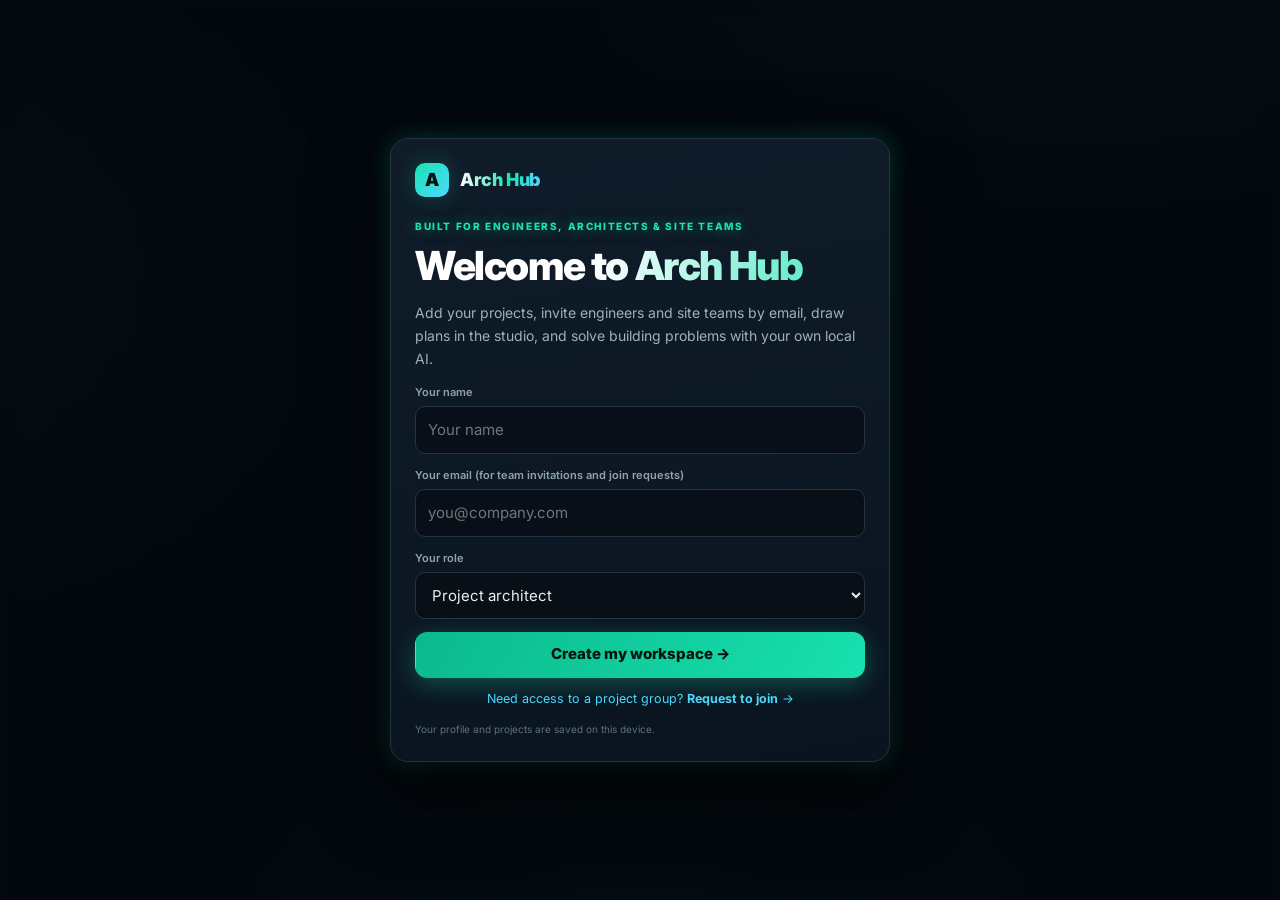
<file: index.html>
<!doctype html><html lang="en"><head><meta charset="utf-8"><meta name="viewport" content="width=device-width,initial-scale=1"><title>Arch Hub — Project workspace for architecture and engineering teams</title><meta name="description" content="Arch Hub gives engineering and architecture teams one place for projects, drawings, site updates, RFIs, email invitations, plan drawing and a local AI assistant."><meta name="theme-color" content="#070d14"><link rel="icon" href="data:image/svg+xml,%3Csvg xmlns='http://www.w3.org/2000/svg' viewBox='0 0 32 32'%3E%3Crect width='32' height='32' rx='8' fill='%2319e3b1'/%3E%3Ctext x='16' y='22' font-family='sans-serif' font-size='17' font-weight='bold' text-anchor='middle' fill='%23071410'%3EA%3C/text%3E%3C/svg%3E"><meta property="og:type" content="website"><meta property="og:site_name" content="Arch Hub"><meta property="og:title" content="Arch Hub — Project workspace for architecture and engineering teams"><meta property="og:description" content="One place for projects, drawings, site updates, RFIs, team invitations, plan drawing and a local AI assistant."><meta name="twitter:card" content="summary"><script type="application/ld+json">{"@context":"https://schema.org","@graph":[{"@type":"WebSite","url":"https://umg522.github.io/Arch-Hub/","name":"Arch Hub","description":"Project workspace for architecture and engineering teams.","inLanguage":"en"},{"@type":"WebApplication","name":"Arch Hub","url":"https://umg522.github.io/Arch-Hub/","applicationCategory":"BusinessApplication","operatingSystem":"Any web browser","description":"Projects, drawings, RFIs, site updates, plan design studio and a locally-run AI assistant for architecture and engineering teams.","featureList":["Project desk","Drawing register","Site updates","RFI and issue tracking","Design studio plan editor","Team invitations","Local AI assistant"]}]}</script><link rel="canonical" href="https://umg522.github.io/Arch-Hub/"><meta property="og:url" content="https://umg522.github.io/Arch-Hub/"><link rel="preconnect" href="https://fonts.googleapis.com"><link href="https://fonts.googleapis.com/css2?family=Inter:wght@400;600;700;800;900&display=swap" rel="stylesheet"><style>
/* ============ ARCH HUB — mad midnight blueprint theme ============ */
:root{
  --ink:#e8f1f2;--muted:#8fa3ab;--line:#223441;--bg:#070d14;--bg2:#0b1420;
  --green:#19e3b1;--green-deep:#0bb98c;--pale:#0e2a2b;--amber:#ffb347;--red:#ff6b81;
  --cyan:#4dd8ff;--violet:#8b7dff;
  --glass:rgba(16,28,40,.72);--glass2:rgba(20,34,48,.55);
  --glow:0 0 24px rgba(25,227,177,.22);
}
*{box-sizing:border-box}
html{color-scheme:dark}
body{
  margin:0;background:var(--bg);font:14px/1.5 "Inter",system-ui,"Segoe UI",sans-serif;color:var(--ink);
  background-image:
    radial-gradient(900px 500px at 85% -10%,rgba(75,216,255,.10),transparent 60%),
    radial-gradient(800px 600px at -10% 30%,rgba(139,125,255,.09),transparent 60%),
    radial-gradient(700px 500px at 50% 110%,rgba(25,227,177,.07),transparent 60%),
    linear-gradient(rgba(60,110,140,.05) 1px,transparent 1px),
    linear-gradient(90deg,rgba(60,110,140,.05) 1px,transparent 1px);
  background-size:auto,auto,auto,44px 44px,44px 44px;background-attachment:fixed;
}
button,input,select,textarea{font:inherit}
button{cursor:pointer}
::selection{background:rgba(25,227,177,.3)}
::-webkit-scrollbar{width:10px;height:10px}
::-webkit-scrollbar-thumb{background:#1c2c3a;border-radius:8px}
::-webkit-scrollbar-track{background:transparent}

@keyframes fadeUp{from{opacity:0;transform:translateY(14px)}to{opacity:1;transform:none}}
@keyframes glowPulse{0%,100%{box-shadow:0 0 0 0 rgba(25,227,177,.5)}50%{box-shadow:0 0 0 6px rgba(25,227,177,0)}}
@keyframes shimmer{0%{background-position:0% 50%}100%{background-position:200% 50%}}
@keyframes floaty{0%,100%{transform:translateY(0)}50%{transform:translateY(-7px)}}
@keyframes barGrow{from{width:0}}
@keyframes spinIn{from{opacity:0;transform:scale(.96) rotate(-1deg)}to{opacity:1;transform:none}}

/* ---------- layout ---------- */
.app{display:grid;grid-template-columns:240px 1fr;min-height:100vh;animation:fadeUp .5s ease both}
.side{
  background:linear-gradient(180deg,rgba(12,22,33,.9),rgba(8,14,22,.95));
  border-right:1px solid var(--line);padding:22px 14px;display:flex;flex-direction:column;
  position:sticky;top:0;height:100vh;overflow:auto;backdrop-filter:blur(10px);
}
.brand{display:flex;gap:11px;align-items:center;font-weight:850;font-size:18px;padding:3px 9px 26px;letter-spacing:-.4px}
.brand span{background:linear-gradient(90deg,#fff,var(--green) 60%,var(--cyan));-webkit-background-clip:text;background-clip:text;-webkit-text-fill-color:transparent}
.logo{
  width:34px;height:34px;border-radius:10px;color:#04120d;display:grid;place-items:center;font-weight:900;
  background:linear-gradient(135deg,var(--green),var(--cyan));box-shadow:var(--glow);animation:floaty 5s ease-in-out infinite
}
.label{font-size:10px;text-transform:uppercase;letter-spacing:1.4px;color:#5f7585;padding:12px 10px 7px;font-weight:700}
.nav{
  display:flex;gap:11px;align-items:center;padding:10px 11px;border-radius:11px;color:#9db2bd;
  margin:2px 0;border:1px solid transparent;background:transparent;text-align:left;width:100%;
  transition:.22s;font-weight:600;position:relative;
}
.nav:hover{background:rgba(25,227,177,.07);color:var(--ink);border-color:rgba(25,227,177,.18);transform:translateX(3px)}
.nav.active{
  background:linear-gradient(90deg,rgba(25,227,177,.16),rgba(75,216,255,.08));
  color:var(--green);font-weight:750;border-color:rgba(25,227,177,.32);box-shadow:inset 0 0 20px rgba(25,227,177,.06),0 0 18px rgba(25,227,177,.10);
}
.nav.active::before{content:"";position:absolute;left:-14px;top:22%;bottom:22%;width:3px;border-radius:4px;background:linear-gradient(var(--green),var(--cyan));box-shadow:var(--glow)}
.ico{width:19px;text-align:center;font-size:14px;filter:drop-shadow(0 0 6px rgba(25,227,177,.35))}
.project-mini{
  margin:10px 7px;padding:13px;border:1px solid var(--line);border-radius:12px;font-size:12px;color:#8fa3ab;cursor:pointer;
  background:linear-gradient(160deg,rgba(25,227,177,.06),rgba(75,216,255,.04));transition:.25s;
}
.project-mini:hover{border-color:rgba(25,227,177,.4);transform:translateY(-2px);box-shadow:0 10px 26px rgba(0,0,0,.35)}
.project-mini strong{color:var(--ink)}
.avatar{margin-top:auto;border-top:1px solid var(--line);padding:17px 7px 0;display:flex;gap:10px;align-items:center;cursor:pointer;transition:.2s}
.avatar:hover{transform:translateY(-2px)}
.face{
  width:33px;height:33px;border-radius:50%;display:grid;place-items:center;font-size:11px;font-weight:800;flex:none;
  background:linear-gradient(135deg,#1b3a4a,#123f36);color:var(--green);border:1px solid rgba(25,227,177,.35);box-shadow:var(--glow)
}

/* ---------- main ---------- */
.main{max-width:1500px;width:100%;margin:auto;padding:28px 40px 60px}
.top{display:flex;justify-content:space-between;align-items:center;margin-bottom:26px}
.crumb,.small{color:var(--muted);font-size:11px}
.user,.actions,.toolbar{display:flex;gap:10px;align-items:center}
.wrap{color:var(--muted);font-size:11px}
.dot{display:inline-block;width:8px;height:8px;border-radius:50%;background:var(--green);margin-right:6px;animation:glowPulse 2.4s infinite}
.title-row{display:flex;justify-content:space-between;align-items:flex-end;margin-bottom:24px;gap:14px}
.eyebrow{font-size:10px;font-weight:800;color:var(--green);letter-spacing:1.6px;text-transform:uppercase;text-shadow:0 0 14px rgba(25,227,177,.5)}
h1{
  font-size:34px;letter-spacing:-1.4px;line-height:1.08;margin:8px 0 6px;font-weight:850;
  background:linear-gradient(100deg,#ffffff 20%,var(--green) 55%,var(--cyan) 85%);
  -webkit-background-clip:text;background-clip:text;-webkit-text-fill-color:transparent;
}
.sub{color:var(--muted);font-size:13px}

/* ---------- buttons ---------- */
.btn{
  border:1px solid var(--line);background:rgba(20,32,45,.7);padding:9px 15px;border-radius:10px;color:var(--ink);
  font-weight:650;transition:.22s;backdrop-filter:blur(6px);
}
.btn:hover{border-color:rgba(25,227,177,.45);transform:translateY(-2px);box-shadow:0 8px 22px rgba(0,0,0,.4)}
.btn.primary{
  background:linear-gradient(120deg,var(--green-deep),var(--green) 55%,var(--cyan));color:#03130e;border-color:transparent;
  font-weight:800;box-shadow:0 6px 24px rgba(25,227,177,.30);background-size:200% 100%;
}
.btn.primary:hover{box-shadow:0 10px 34px rgba(25,227,177,.5);animation:shimmer 1.4s linear infinite}
.btn.danger{color:var(--red);border-color:rgba(255,107,129,.3)}
.btn.danger:hover{border-color:var(--red);box-shadow:0 0 18px rgba(255,107,129,.25)}

/* ---------- cards / panels ---------- */
.card,.panel,.projcard{
  background:linear-gradient(165deg,var(--glass),var(--glass2));
  border:1px solid var(--line);border-radius:16px;backdrop-filter:blur(12px);
  box-shadow:0 14px 40px rgba(0,0,0,.35);
}
.row{display:grid;grid-template-columns:repeat(4,1fr);gap:14px;margin-bottom:18px}
.card{
  padding:17px;position:relative;overflow:hidden;transition:.25s;animation:fadeUp .5s ease both;
}
.card:nth-child(2){animation-delay:.06s}.card:nth-child(3){animation-delay:.12s}.card:nth-child(4){animation-delay:.18s}
.card::after{content:"";position:absolute;inset:0 0 auto 0;height:2px;background:linear-gradient(90deg,transparent,var(--green),var(--cyan),transparent);opacity:.55}
.card:hover{transform:translateY(-4px);border-color:rgba(25,227,177,.35);box-shadow:0 18px 44px rgba(0,0,0,.5),var(--glow)}
.metric-label{font-size:11.5px;color:var(--muted);display:flex;justify-content:space-between;letter-spacing:.2px}
.metric{font-size:30px;font-weight:850;letter-spacing:-1.2px;margin:10px 0 2px;background:linear-gradient(120deg,#fff,var(--green));-webkit-background-clip:text;background-clip:text;-webkit-text-fill-color:transparent}
.metric.alert{background:linear-gradient(120deg,#fff,var(--amber));-webkit-background-clip:text;background-clip:text;-webkit-text-fill-color:transparent}
.note{font-size:11px;color:var(--muted)}
.content{display:grid;grid-template-columns:minmax(0,1.55fr) minmax(270px,.85fr);gap:16px}
.content>section>div,.panel{animation:fadeUp .5s ease both}
.panel{overflow:hidden;margin-bottom:16px}
.panel-head{display:flex;justify-content:space-between;align-items:center;padding:16px 18px;border-bottom:1px solid var(--line);gap:10px}
h2{font-size:14px;margin:0;font-weight:750;letter-spacing:-.2px}
.link{border:0;background:none;color:var(--green);font-size:12px;font-weight:750;transition:.2s;text-shadow:0 0 12px rgba(25,227,177,.35)}
.link:hover{color:var(--cyan);text-shadow:0 0 14px rgba(75,216,255,.5)}

/* ---------- lists ---------- */
.issue{display:grid;grid-template-columns:1fr auto;gap:12px;padding:15px 18px;border-bottom:1px solid #16232f;cursor:pointer;transition:.2s}
.issue:hover,.listrow:hover{background:rgba(25,227,177,.05)}
.issue-title{font-weight:700;font-size:12.5px;margin-bottom:4px}
.meta{font-size:11px;color:var(--muted)}
.pill{font-size:10px;font-weight:800;padding:5px 9px;border-radius:20px;white-space:nowrap;background:rgba(255,179,71,.12);color:var(--amber);border:1px solid rgba(255,179,71,.3);height:max-content}
.pill.red{background:rgba(255,107,129,.12);color:var(--red);border-color:rgba(255,107,129,.35);animation:glowPulse 3s infinite}
.pill.green{background:rgba(25,227,177,.12);color:var(--green);border-color:rgba(25,227,177,.35)}
.pill.amber{background:rgba(255,179,71,.14);color:var(--amber);border:1px solid rgba(255,179,71,.34)}
.note-box .pill{display:inline-block;margin:6px 6px 6px 0}
.pill.gray{background:rgba(143,163,171,.12);color:#a9bcc4;border-color:rgba(143,163,171,.3)}
.update{padding:14px 18px;display:grid;grid-template-columns:30px 1fr;gap:11px;border-bottom:1px solid #16232f;transition:.2s}
.update:hover{background:rgba(75,216,255,.04)}
.update:last-child{border:0}
.uicon{width:29px;height:29px;border-radius:9px;display:grid;place-items:center;color:var(--green);font-size:12px;font-weight:800;background:linear-gradient(140deg,rgba(25,227,177,.14),rgba(75,216,255,.10));border:1px solid rgba(25,227,177,.25)}
.update strong{font-size:12.5px}
.update p{font-size:11.5px;color:var(--muted);margin:3px 0}
.update time{font-size:10px;color:#6c828d}
.drawing{padding:14px 18px;display:flex;align-items:center;gap:12px;border-bottom:1px solid #16232f;transition:.2s}
.drawing:hover{background:rgba(25,227,177,.05)}
.file{width:38px;height:42px;border:1px solid rgba(255,107,129,.35);border-radius:9px;display:grid;place-items:center;color:var(--red);font-size:9px;font-weight:800;background:rgba(255,107,129,.07);box-shadow:0 0 14px rgba(255,107,129,.12)}
.tag{font-size:10px;background:rgba(75,216,255,.1);border:1px solid rgba(75,216,255,.25);border-radius:6px;padding:4px 7px;color:var(--cyan);font-weight:700}

/* ---------- forms / tables ---------- */
.search,.select{border:1px solid var(--line);border-radius:10px;padding:9px 12px;background:rgba(13,22,32,.8);color:var(--ink);transition:.2s}
.search:focus,.select:focus{outline:none;border-color:rgba(25,227,177,.5);box-shadow:0 0 0 3px rgba(25,227,177,.12)}
.search{min-width:220px}
.table{width:100%;border-collapse:collapse}
.table th{text-align:left;font-size:10px;text-transform:uppercase;letter-spacing:.8px;color:#6c828d;padding:12px 15px;border-bottom:1px solid var(--line);background:rgba(10,18,27,.6)}
.table td{padding:14px 15px;border-bottom:1px solid #14202b;font-size:12px}
.listrow{cursor:pointer}
.projectgrid{display:grid;grid-template-columns:repeat(3,minmax(0,1fr));gap:15px}
.projcard{padding:19px;cursor:pointer;transition:.28s;animation:fadeUp .5s ease both;position:relative;overflow:hidden}
.projcard::before{content:"";position:absolute;top:0;left:0;right:0;height:2px;background:linear-gradient(90deg,var(--green),var(--cyan),var(--violet));opacity:.6}
.projcard:hover{transform:translateY(-5px);border-color:rgba(25,227,177,.4);box-shadow:0 22px 50px rgba(0,0,0,.55),var(--glow)}
.projname{font-weight:800;font-size:16px;margin:13px 0 4px;letter-spacing:-.4px}
.progress{height:7px;background:#15222e;border-radius:8px;margin:14px 0 6px;overflow:hidden}
.progress i{height:100%;display:block;background:linear-gradient(90deg,var(--green),var(--cyan));border-radius:8px;box-shadow:0 0 12px rgba(25,227,177,.5);animation:barGrow 1.1s cubic-bezier(.2,.9,.3,1) both}
.teamrow{display:flex;align-items:center;gap:10px}
.foot{font-size:10px;color:#5b7181;margin-top:14px}
.empty{text-align:center;padding:32px;color:var(--muted)}
.note-box{padding:14px;background:rgba(75,216,255,.06);border:1px solid rgba(75,216,255,.18);border-radius:11px;color:#9db2bd;font-size:11.5px;margin:14px 0}
.note-box b{color:var(--cyan)}
input[type=file]{color:var(--muted)}

/* ---------- modal / welcome ---------- */
.modal-bg,.welcome{display:none;position:fixed;inset:0;background:rgba(3,8,13,.78);backdrop-filter:blur(8px);align-items:center;justify-content:center;padding:18px;z-index:5}
.modal-bg.show,.welcome.show{display:flex}
.modal,.welcome-card{
  background:linear-gradient(170deg,#101c29,#0a1420);border:1px solid var(--line);border-radius:18px;padding:24px;
  width:min(480px,100%);box-shadow:0 30px 80px rgba(0,0,0,.7),var(--glow);max-height:90vh;overflow:auto;animation:spinIn .35s ease both;
}
.modal h2{font-size:17px;margin-bottom:14px}
.field{margin:13px 0}
.field label{display:block;font-size:11px;color:var(--muted);margin-bottom:5px;font-weight:600}
.field input,.field select,.field textarea{width:100%;border:1px solid var(--line);border-radius:10px;padding:10px;font:inherit;background:rgba(8,15,23,.9);color:var(--ink);transition:.2s}
.field input:focus,.field select:focus,.field textarea:focus{outline:none;border-color:rgba(25,227,177,.55);box-shadow:0 0 0 3px rgba(25,227,177,.12)}
.modal-actions{display:flex;justify-content:space-between;gap:8px;margin-top:18px}
.toast{
  position:fixed;bottom:22px;left:50%;transform:translateX(-50%);
  background:linear-gradient(120deg,#0bb98c,#19e3b1);color:#03130e;padding:12px 18px;border-radius:12px;
  font-weight:800;display:none;z-index:9;box-shadow:0 10px 34px rgba(25,227,177,.4);animation:fadeUp .3s ease
}
.toast.show{display:block}
.setting{display:flex;justify-content:space-between;align-items:center;padding:15px 18px;border-bottom:1px solid #16232f}
.toggle{accent-color:var(--green)}

/* welcome hero flair */
.welcome-card{text-align:left;width:min(500px,100%)}
.welcome-card h1{font-size:40px;margin:10px 0 8px;animation:shimmer 3s linear infinite;background-size:200% 100%}
.welcome .eyebrow{margin-top:4px}
.welcome-card .btn.primary{height:46px;font-size:15px;border-radius:12px}

/* ---------- responsive ---------- */
@media(max-width:950px){.main{padding:22px}.projectgrid{grid-template-columns:repeat(2,1fr)}.row{grid-template-columns:repeat(2,1fr)}}
@media(max-width:760px){
  .app{grid-template-columns:62px 1fr}.side{padding:17px 8px}
  .brand{padding:3px 8px 24px}.brand span{display:none}
  .brandname,.nav span:not(.ico),.label,.project-mini,.avatar>div:not(.face){display:none}
  .nav{justify-content:center}.content{grid-template-columns:1fr}
  .main{padding:17px}.row{grid-template-columns:repeat(2,1fr)}h1{font-size:26px}
}
@media(max-width:540px){
  .app{display:block}.side{display:none}.main{padding:14px}
  .title-row{align-items:flex-start;flex-direction:column}.projectgrid{grid-template-columns:1fr}
  .toolbar{flex-wrap:wrap}.search{min-width:100%}
  .table{min-width:600px}.table-wrap{overflow:auto}.crumb{display:none}
}

/* ============ polish: studio, invitations, empty states ============ */
.link.danger{color:var(--red)}
.link.danger:hover{color:#ff9aa8;text-shadow:0 0 14px rgba(255,107,129,.45)}
.actions .link+.link{margin-left:12px}
#plan{box-shadow:inset 0 0 70px rgba(0,0,0,.55);border-radius:12px}
.table input.search{min-width:0;width:100%;max-width:260px;padding:7px 10px;font-size:12px}
input[type=checkbox]{accent-color:var(--green);width:15px;height:15px}
.empty .btn{margin-top:12px}
.empty{padding:38px 24px}
.welcome-card .sub{font-size:14px;line-height:1.65;color:#9db2bd}
.welcome-card .field input,.welcome-card .field select{padding:12px;font-size:15px}
.modal .note-box{font-family:ui-monospace,Consolas,monospace;line-height:1.65;font-size:11px;white-space:pre-wrap;word-break:break-word}
.toolbar .select{min-width:130px}
.side::-webkit-scrollbar{width:5px}
.side::-webkit-scrollbar-thumb{background:#1c2c3a}
.pill.sent{background:rgba(75,216,255,.12);color:var(--cyan);border-color:rgba(75,216,255,.35);animation:none}
.card,.panel,.projcard{transition:transform .25s,border-color .25s,box-shadow .25s}
h1{animation:fadeUp .45s ease both}
.title-row .actions .btn{animation:fadeUp .5s ease both}

</style></head><body><div id="root"></div><div class="modal-bg" id="modalbg" onclick="if(event.target===this)closeModal()"><div class="modal" id="modal"></div></div><div class="toast" id="toast"></div><div class="welcome" id="welcome"><div class="welcome-card"><div class="brand" style="padding:0 0 18px"><div class="logo">A</div><span>Arch Hub</span></div><div class="eyebrow">Built for engineers, architects &amp; site teams</div><h1>Welcome to Arch Hub</h1><p class="sub">Add your projects, invite engineers and site teams by email, draw plans in the studio, and solve building problems with your own local AI.</p><div class="field"><label>Your name</label><input id="loginName" placeholder="Your name"></div><div class="field"><label>Your email (for team invitations and join requests)</label><input id="loginEmail" type="email" placeholder="you@company.com"></div><div class="field"><label>Your role</label><select id="loginRole"><option>Project architect</option><option>Civil engineer</option><option>Structural engineer</option><option>Site lead</option><option>Project manager</option><option>Client</option></select></div><button class="btn primary" style="width:100%" onclick="startWorkspace()">Create my workspace →</button><a href="join.html" style="display:block;text-align:center;margin-top:12px;color:#4dd8ff;font-size:12.5px;text-decoration:none">Need access to a project group? <b>Request to join</b> &rarr;</a><div class="foot">Your profile and projects are saved on this device.</div></div></div>
<script>

const seed={user:{name:'You',role:'Project architect',email:''},projects:[],issues:[],updates:[],drawings:[],designs:[],team:[],joinRequests:[],settings:{notifications:true,compact:false},notifications:[]};
let db=read(),page='start',activeProject='',query='',filter='All statuses';db.notifications=db.notifications||[];db.designs=db.designs||[];db.projects=db.projects||[];db.team=db.team||[];db.issues=db.issues||[];db.drawings=db.drawings||[];db.updates=db.updates||[];db.joinRequests=db.joinRequests||[];function read(){try{return JSON.parse(localStorage.getItem('archHubWorkspace'))||structuredClone(seed)}catch(e){return structuredClone(seed)}}function save(){localStorage.setItem('archHubWorkspace',JSON.stringify(db))}function esc(s=''){return String(s).replace(/[&<>"']/g,c=>({'&':'&amp;','<':'&lt;','>':'&gt;','"':'&quot;',"'":'&#39;'}[c]))}function project(id){return db.projects.find(p=>p.id===id)||db.projects[0]||{id:'',name:'No projects yet',phase:'Add your first project to begin',address:'',type:'',progress:0,lead:'',updated:''}}function needProject(){if(db.projects.length)return true;toast('Create your first project');setPage('start');return false}function initials(n){return n.split(/\s+/).map(x=>x[0]).join('').slice(0,2).toUpperCase()}function sc(s){return s==='Overdue'?'red':s==='Ready'||s==='Resolved'?'green':s==='Open'?'gray':''}function setPage(p){page=p;query='';filter='All statuses';if(history.replaceState)history.replaceState(null,'','#page='+p);render()}function toast(t){let x=document.getElementById('toast');x.textContent=t;x.classList.add('show');setTimeout(()=>x.classList.remove('show'),2200)}function openModal(html){document.getElementById('modal').innerHTML=html;document.getElementById('modalbg').classList.add('show')}function closeModal(){document.getElementById('modalbg').classList.remove('show')}function changeProject(id){activeProject=id;setPage('dashboard')}
function shell(body,title,sub,action=''){let p=project(activeProject);return `<div class="app"><aside class="side"><div class="brand"><div class="logo">A</div><span class="brandname">Arch Hub</span></div><div class="label">Workspace</div><button class="nav ${page==='start'?'active':''}" onclick="setPage('start')"><span class="ico">✳</span><span>Get started</span></button><button class="nav ${page==='dashboard'?'active':''}" onclick="setPage('dashboard')"><span class="ico">⌂</span><span>Project desk</span></button><button class="nav ${page==='projects'?'active':''}" onclick="setPage('projects')"><span class="ico">▦</span><span>Projects</span></button><button class="nav ${page==='drawings'?'active':''}" onclick="setPage('drawings')"><span class="ico">▤</span><span>Drawings</span></button><button class="nav ${page==='studio'?'active':''}" onclick="setPage('studio')"><span class="ico">✎</span><span>Design studio</span></button><button class="nav ${page==='site-study'?'active':''}" onclick="setPage('site-study')"><span class="ico">⌖</span><span>Site study</span></button><button class="nav ${page==='engineering'?'active':''}" onclick="setPage('engineering')"><span class="ico">⚒</span><span>Engineering tools</span></button><button class="nav ${page==='ai'?'active':''}" onclick="setPage('ai')"><span class="ico">✦</span><span>AI assistant</span></button><button class="nav ${page==='updates'?'active':''}" onclick="setPage('updates')"><span class="ico">◷</span><span>Site updates</span></button><button class="nav ${page==='issues'?'active':''}" onclick="setPage('issues')"><span class="ico">✓</span><span>Tasks & issues</span></button><button class="nav ${page==='team'?'active':''}" onclick="setPage('team')"><span class="ico">♧</span><span>Team</span></button><button class="nav ${page==='requests'?'active':''}" onclick="setPage('requests')"><span class="ico">✉</span><span>Join requests</span>${rqCount()?`<span class="pill green" style="margin-left:auto">${rqCount()}</span>`:''}</button><div class="label" style="margin-top:18px">${db.projects.length?'Current project':'Getting started'}</div><div class="project-mini" onclick="${db.projects.length?"setPage('projects')":"openProject()"}"><strong>${esc(p.name)}</strong><br>${esc(p.phase)}</div><button class="nav ${page==='settings'?'active':''}" onclick="setPage('settings')"><span class="ico">⚙</span><span>Settings</span></button><div class="avatar" onclick="editProfile()"><div class="face">${initials(db.user.name)}</div><div><strong style="font-size:12px">${esc(db.user.name)}</strong><div class="small">${esc(db.user.role)}</div></div></div></aside><main class="main"><div class="top"><div class="crumb">Workspace / ${esc(title)}</div><div class="user"><span class="wrap"><i class="dot"></i>Workspace active</span><button class="btn" onclick="openNotifications()">🔔 ${db.notifications.filter(n=>!n.read).length}</button><button class="btn" onclick="editProfile()">${initials(db.user.name)}</button></div></div><div class="title-row"><div><div class="eyebrow">${esc(title)}</div><h1>${esc(title==='Project desk'?p.name:title)}</h1><div class="sub">${sub||''}</div></div><div class="actions">${action}</div></div>${body}<div class="foot">Arch Hub · Project workspace for architecture and engineering teams · Data stored on this device</div></main></div>`}
function render(){let body='',title='Project desk',p=project(activeProject),sub=p.address+' · '+p.type+' · '+p.phase,action=`<button class="btn primary" onclick="openUpdate()">＋ Log site update</button>`;
if(!db.projects.length&&page==='dashboard')page='start';
if(page==='start'){title='Get started';sub=db.projects.length?'Your workspace is set up — keep adding projects, people and solutions':'Set up your workspace in four steps, then start designing and solving problems';action=`<button class="btn primary" onclick="openProject()">＋ Add your first project</button>`;
let s1=db.projects.length>0,s2=db.team.length>0,s3=db.issues.some(x=>/AI recommendation|review:/.test(x.title));
let recent=db.projects.slice(0,3);
body=`<div class="content"><section><div class="panel"><div class="panel-head"><div><h2>Start here</h2><div class="small">Add your project, your people, then let the AI help with designs and fixes</div></div></div>
<div class="issue" onclick="openProject()"><div><div class="issue-title">1 · Add your project</div><div class="meta">Name, location, type, phase and progress — everything else hangs off this</div></div><span class="pill ${s1?'green':''}">${s1?'Done · add another':'Start here'}</span></div>
<div class="issue" onclick="inviteMember()"><div><div class="issue-title">2 · Add your people</div><div class="meta">Architects, civil and structural engineers, site leads and clients who receive issues and drawing changes</div></div><span class="pill ${s2?'green':''}">${s2?'Done · add more':'Add team'}</span></div>
<div class="issue" onclick="setPage('ai')"><div><div class="issue-title">3 · Use the AI assistant</div><div class="meta">Generate a concept design, analyze a photo of a plot of land, or get a step-by-step fix for an engineering problem</div></div><span class="pill ${s3?'green':''}">${s3?'In use':'Open AI'}</span></div>
<div class="issue" onclick="setPage('issues')"><div><div class="issue-title">4 · Track issues and decisions</div><div class="meta">RFIs, approvals and coordination — each with an owner, a due date and a status</div></div><span class="pill gray">Anytime</span></div>
</div>
<div class="panel"><div class="panel-head"><div><h2>Quick actions</h2><div class="small">Jump straight into the work</div></div></div>
<div style="padding:16px;display:flex;flex-wrap:wrap;gap:10px">
<button class="btn primary" onclick="openProject()">＋ New project</button>
<button class="btn" onclick="inviteMember()">＋ Add team member</button>
<button class="btn" onclick="openDrawing()">＋ Add drawing</button>
<button class="btn" onclick="openUpdate()">＋ Log site update</button>
<button class="btn" onclick="openIssue()">＋ New issue</button>
<button class="btn" onclick="setPage('ai')">✦ Ask the AI</button>
</div></div></section>
<section><div class="panel"><div class="panel-head"><div><h2>Your projects</h2><div class="small">${db.projects.length} in this workspace</div></div><button class="link" onclick="setPage('projects')">View all →</button></div>
${recent.map(x=>`<div class="issue" onclick="changeProject('${x.id}')"><div><div class="issue-title">${esc(x.name)}</div><div class="meta">${esc(x.address)} · ${esc(x.type)} · ${esc(x.phase)}</div><div class="progress"><i style="width:${x.progress}%"></i></div></div><span class="tag">${x.progress}%</span></div>`).join('')||`<div class="empty"><div style="font-size:30px;margin-bottom:8px">▦</div>No projects yet.<br><button class="btn primary" style="margin-top:12px" onclick="openProject()">＋ Add your first project</button></div>`}</div>
<div class="note-box"><b>Your workspace, your data.</b> Projects, drawings, issues and AI results are saved on this device only. Nothing is uploaded anywhere. Invite real colleagues once team management is connected.</div>
<div class="note-box"><b>Not sure where to begin?</b> Add the project you are working on right now, then open the AI assistant and describe the problem you are trying to solve.</div></section></div>`}
if(page==='dashboard'){let is=db.issues.filter(x=>x.project===p.id),us=db.updates.filter(x=>x.project===p.id).slice(0,4),ds=db.drawings.filter(x=>x.project===p.id).slice(0,3),op=is.filter(x=>x.status!=='Resolved').length,wait=is.filter(x=>['Awaiting reply','Needs decision','Overdue'].includes(x.status)).length;body=`<div class="row"><div class="card"><div class="metric-label">Open issues <span>↗</span></div><div class="metric">${String(op).padStart(2,'0')}</div><div class="note">${is.filter(x=>x.status==='Overdue').length} need attention today</div></div><div class="card"><div class="metric-label">Waiting on decision <span>↗</span></div><div class="metric alert">${String(wait).padStart(2,'0')}</div><div class="note">Questions and approvals</div></div><div class="card"><div class="metric-label">Latest drawing set</div><div class="metric" style="font-size:21px">${esc(ds[0]?.rev||'—')}</div><div class="note">${esc(ds[0]?.date||'No drawings yet')}</div></div><div class="card"><div class="metric-label">Site updates</div><div class="metric">${db.updates.filter(x=>x.project===p.id).length}</div><div class="note">Logged for this project</div></div></div><div class="content"><section><div class="panel"><div class="panel-head"><div><h2>Needs attention</h2><div class="small">Questions, approvals and coordination</div></div><button class="link" onclick="setPage('issues')">View all →</button></div>${is.filter(x=>x.status!=='Resolved').slice(0,5).map(issueItem).join('')||'<div class="empty">No open issues.</div>'}</div><div class="panel"><div class="panel-head"><div><h2>Current drawing set</h2><div class="small">Latest files in the project register</div></div><button class="link" onclick="setPage('drawings')">All drawings →</button></div>${ds.map(drawingItem).join('')||'<div class="empty">No drawings yet.</div>'}</div></section><section><div class="panel"><div class="panel-head"><div><h2>Recent site updates</h2><div class="small">Latest team notes</div></div><button class="link" onclick="setPage('updates')">See feed →</button></div>${us.map(updateItem).join('')||'<div class="empty">No updates yet.</div>'}</div><div class="note-box"><b>Why a project workspace?</b><br>Chat apps are good for quick messages. Arch Hub gives every issue an owner, due date, status, project history and current drawing reference — nothing disappears in the scroll.</div></section></div>`}
if(page==='projects'){title='Projects';sub='All project workspaces you can access';action=`<button class="btn primary" onclick="openProject()">＋ New project</button>`;body=`<div class="toolbar"><input class="search" placeholder="Search projects…" oninput="query=this.value;render()" value="${esc(query)}"></div><div class="projectgrid">${db.projects.filter(x=>(x.name+x.address+x.type).toLowerCase().includes(query.toLowerCase())).map(x=>`<div class="projcard" onclick="changeProject('${x.id}')"><span class="tag">${esc(x.type)}</span><div class="projname">${esc(x.name)}</div><div class="meta">${esc(x.address)} · ${esc(x.phase)}</div><div class="progress"><i style="width:${x.progress}%"></i></div><div class="small">${x.progress}% complete · Lead: ${esc(x.lead)}</div><div class="actions" style="margin-top:14px"><button class="btn" onclick="event.stopPropagation();editProject('${x.id}')">Edit</button><button class="btn primary" onclick="event.stopPropagation();changeProject('${x.id}')">Open desk →</button></div></div>`).join('')||'<div class="empty">No matching projects.</div>'}</div>`}
if(page==='issues'){title='Tasks & issues';sub='Track questions, approvals and coordination';action=`<button class="btn primary" onclick="openIssue()">＋ New issue</button>`;let list=db.issues.filter(x=>(x.title+x.assignee+x.type).toLowerCase().includes(query.toLowerCase())&&(filter==='All statuses'||x.status===filter));body=`<div class="toolbar"><input class="search" placeholder="Search issues…" value="${esc(query)}" oninput="query=this.value;render()"><select class="select" onchange="filter=this.value;render()">${['All statuses','Open','Overdue','Awaiting reply','Needs decision','Ready','Resolved'].map(s=>`<option ${filter===s?'selected':''}>${s}</option>`).join('')}</select></div><div class="panel table-wrap"><table class="table"><thead><tr><th>Issue</th><th>Project</th><th>Type</th><th>Assigned to</th><th>Due</th><th>Status</th></tr></thead><tbody>${list.map(x=>`<tr class="listrow" onclick="viewIssue('${x.id}')"><td><strong>${esc(x.title)}</strong><div class="small">${esc(x.detail).slice(0,60)}</div></td><td>${esc(project(x.project).name)}</td><td>${esc(x.type)}</td><td>${esc(x.assignee)}</td><td>${esc(x.due)}</td><td><span class="pill ${sc(x.status)}">${esc(x.status)}</span></td></tr>`).join('')||'<tr><td colspan="6" class="empty">No matching issues.</td></tr>'}</tbody></table></div>`}
if(page==='drawings'){title='Drawings';sub='Drawing register by project and revision';action=`<button class="btn primary" onclick="openDrawing()">＋ Add drawing</button>`;let list=db.drawings.filter(x=>(x.name+x.rev+x.by).toLowerCase().includes(query.toLowerCase()));body=`<div class="toolbar"><input class="search" placeholder="Search drawing register…" value="${esc(query)}" oninput="query=this.value;render()"><span class="small">Project drawing register</span></div><div class="panel table-wrap"><table class="table"><thead><tr><th>Drawing / document</th><th>Project</th><th>Revision</th><th>Issued</th><th>Uploaded by</th><th>File</th><th></th></tr></thead><tbody>${list.map(d=>`<tr><td><strong>${esc(d.name)}</strong></td><td>${esc(project(d.project).name)}</td><td><span class="tag">${esc(d.rev)}</span></td><td>${esc(d.date)}</td><td>${esc(d.by)}</td><td>${esc(d.file)} · ${esc(d.size||'')}</td><td><button class="link" onclick="removeDrawing('${d.id}')">Remove</button></td></tr>`).join('')||'<tr><td colspan="7" class="empty">No drawings yet.</td></tr>'}</tbody></table></div><div class="note-box">Drawing records are stored in this workspace on this device.</div>`}
if(page==='updates'){title='Site updates';sub='Project timeline for progress notes and observations';action=`<button class="btn primary" onclick="openUpdate()">＋ Log site update</button>`;body=`<div class="toolbar"><input class="search" placeholder="Search updates…" value="${esc(query)}" oninput="query=this.value;render()"><select class="select" onchange="filter=this.value;render()"><option>All projects</option>${db.projects.map(p=>`<option ${filter===p.name?'selected':''}>${esc(p.name)}</option>`).join('')}</select></div><div class="panel">${db.updates.filter(x=>(x.title+x.detail+x.by).toLowerCase().includes(query.toLowerCase())).filter(x=>filter==='All projects'||project(x.project).name===filter).map(x=>`<div class="update"><div class="uicon">${x.type==='Issue'?'!':x.type==='Drawing'?'▤':'◷'}</div><div><strong>${esc(x.title)}</strong><p>${esc(x.detail)}</p><time>${esc(x.when)} · ${esc(x.by)} · ${esc(project(x.project).name)}</time></div></div>`).join('')||'<div class="empty">No updates found.</div>'}</div>`}
if(page==='team'){title='Team';sub='People invited to your construction projects — with email, role and project access';action=`<button class="btn primary" onclick="inviteMember()">＋ Invite team member</button>`;
let pend=db.team.filter(m=>m.status==='invited').length;
body=`${pend?`<div class="note-box"><b>${pend} invitation${pend>1?'s':''} not sent yet.</b> Open the email so your team knows they have been added to the project group. <button class="link" onclick="sendFirstInvite()">Send now →</button></div>`:''}<div class="panel"><div class="panel-head"><div><h2>Workspace members</h2><div class="small">Who is on your projects and what they can see</div></div><span class="tag">${db.team.length} members</span></div><div class="table-wrap"><table class="table"><thead><tr><th>Member</th><th>Role</th><th>Projects</th><th>Status</th><th></th></tr></thead><tbody>${db.team.map((m,i)=>`<tr><td><div class="teamrow"><div class="face">${initials(m.name)}</div><div><strong>${esc(m.name)}</strong><div class="small">${esc(m.email||'No email address')}</div></div></div></td><td>${esc(m.role)}</td><td>${esc(memberProjects(m).join(', ')||'—')}</td><td><span class="pill ${m.status==='invited'?'':'green'}">${m.status==='invited'?'Invitation pending':'Active'}</span></td><td>${i?`<span class="actions"><button class="link" onclick="sendInvite(${i})">${m.status==='invited'?'Send email':'Resend'}</button><button class="link danger" onclick="removeMember(${i})">Remove</button></span>`:'<span class="small">You · owner</span>'}</td></tr>`).join('')||'<tr><td colspan="5" class="empty">No team members yet.<br><button class="btn primary" style="margin-top:12px" onclick="inviteMember()">＋ Invite your first member</button></td></tr>'}</tbody></table></div></div><div class="note-box"><b>How email invitations work:</b> Arch Hub runs on your own computer, so it prepares each invitation and opens it in your email app — nothing is sent by a server behind your back. Connect an email service (SMTP, Resend, Postmark) when you want fully automated delivery.</div>`}
if(page==='site-study'){title='Site study';sub='Turn a site visit into a structured concept brief';action='';body=`<div class="content"><section><div class="panel"><div class="panel-head"><div><h2>Start a site study</h2><div class="small">Add a photo and project facts to frame early options</div></div><span class="tag">Concept stage</span></div><div style="padding:16px"><div class="field"><label>Site photo</label><input id="sitePhoto" type="file" accept="image/*" onchange="previewSitePhoto(event)"></div><div id="sitePreview" class="note-box">Photo preview appears here. A photo alone cannot establish boundaries, levels, utilities, soil, or legal controls.</div><div class="field"><label>What are you considering?</label><select id="siteUse"><option>Single-family home</option><option>Multi-unit housing</option><option>Shop or office</option><option>School or clinic</option><option>Renovation / extension</option><option>Other</option></select></div><div class="field"><label>Location (city / region / country)</label><input id="siteLocation" placeholder="Needed for climate and planning checks"></div><div class="field"><label>Plot size and known dimensions</label><input id="siteSize" placeholder="e.g. 30 m × 45 m; survey pending"></div><div class="field"><label>Known constraints or priorities</label><textarea id="siteConstraints" rows="3" placeholder="Access, slope, trees, flood history, budget, client needs…"></textarea></div><button class="btn primary" onclick="generateSiteBrief()">Build preliminary site brief →</button><div id="siteResult"></div></div></div></section><section><div class="panel"><div class="panel-head"><div><h2>What this should help with</h2><div class="small">Early-stage thinking, with evidence gaps visible</div></div></div><div class="update"><div class="uicon">1</div><div><strong>Organize what is known</strong><p>Site photos, intended use, dimensions, constraints and open questions.</p></div></div><div class="update"><div class="uicon">2</div><div><strong>Compare feasible directions</strong><p>Ask for concept options against access, daylight, drainage, budget and client priorities.</p></div></div><div class="update"><div class="uicon">3</div><div><strong>Route checks to the right expert</strong><p>Surveyor, geotechnical engineer, civil engineer, planner or architect.</p></div></div></div><div class="note-box"><b>Note:</b> the brief is a structured checklist for early concept thinking — not a site analysis or design recommendation. Boundaries, levels, soils and planning controls must be confirmed by qualified professionals.</div></section></div>`}
if(page==='engineering'){title='Engineering tools';sub='Get a structured investigation plan across project disciplines';action='';body=`<div class="content"><section><div class="panel"><div class="panel-head"><div><h2>Describe the engineering problem</h2><div class="small">Get a discipline-specific checklist and route the issue to the team</div></div></div><div style="padding:16px"><div class="field"><label>Discipline</label><select id="engRole"><option>Architecture</option><option>Civil engineering</option><option>Structural engineering</option><option>Geotechnical engineering</option><option>Electrical engineering</option><option>Mechanical / HVAC engineering</option><option>Quantity surveying</option><option>Land surveying</option><option>Construction / site management</option></select></div><div class="field"><label>Problem or question</label><textarea id="engProblem" rows="4" placeholder="Describe what you see, where it is, what drawing revision applies, and what has already been checked…"></textarea></div><div class="field"><label>Related drawing or location (optional)</label><input id="engReference" placeholder="e.g. S-04, grid C4; ground floor, east side"></div><button class="btn primary" onclick="triageEngineering()">Create investigation plan →</button><div id="engResult"></div></div></div></section><section><div class="panel"><div class="panel-head"><div><h2>Designed for cross-team handoffs</h2><div class="small">Each role sees the checks and dependencies that matter</div></div></div><div class="update"><div class="uicon">⌖</div><div><strong>Site evidence</strong><p>Photo, dimensions, location, date and drawing reference.</p></div></div><div class="update"><div class="uicon">▤</div><div><strong>Project documents</strong><p>Current revision, specification and related decisions.</p></div></div><div class="update"><div class="uicon">↗</div><div><strong>Coordination route</strong><p>Owner, deadline, people affected and follow-up record.</p></div></div></div><div class="note-box"><b>Safety:</b> Arch Hub organizes checks and handoffs; it does not calculate, certify or approve engineering designs. A qualified professional must verify decisions against site data, applicable codes and the full project documents.</div></section></div>`}
if(page==='settings'){title='Settings';sub='Personalize your workspace';action='';body=`<div class="panel"><div class="panel-head"><div><h2>Profile</h2><div class="small">Your profile</div></div><button class="btn" onclick="editProfile()">Edit profile</button></div><div class="setting"><div><strong>${esc(db.user.name)}</strong><div class="small">${esc(db.user.role)}</div></div><div class="face">${initials(db.user.name)}</div></div><div class="panel-head"><h2>Preferences</h2></div><div class="setting"><div><strong>In-app notifications</strong><div class="small">Show notices about project activity</div></div><input class="toggle" type="checkbox" ${db.settings.notifications?'checked':''} onchange="db.settings.notifications=this.checked;save();toast('Preference saved')"></div><div class="setting"><div><strong>Compact tables</strong><div class="small">Use tighter row spacing</div></div><input class="toggle" type="checkbox" ${db.settings.compact?'checked':''} onchange="db.settings.compact=this.checked;save();document.body.classList.toggle('compact',this.checked);toast('Preference saved')"></div><div class="setting"><div><strong>Workspace data</strong><div class="small">Restore the starter workspace</div></div><button class="btn danger" onclick="resetWorkspace()">Reset workspace</button></div></div><div class="note-box">Profile and workspace data are saved locally on this device.</div>`}
if(page==='studio'){title='Design studio';sub='Draw a plan by hand on the grid, or generate a room layout with your own local AI';action=`<button class="btn" onclick="sExport()">⤓ Export PNG</button> <button class="btn primary" onclick="sSave()">💾 Save design</button>`;
const totalArea=studio.els.filter(e=>e.type==='room').reduce((a,e)=>a+sArea(e),0);
body=`<div class="content"><section><div class="panel"><div class="panel-head"><div><h2>Plan editor</h2><div class="small">Drag to draw rooms · click to select · sizes snap to the grid</div></div><span class="tag">${studio.els.length} elements · ${totalArea.toFixed(1)} m²</span></div>
<div style="padding:14px">
<div class="toolbar" style="flex-wrap:wrap;margin-bottom:12px">
<input class="search" id="sName" value="${esc(studio.name)}" oninput="studio.name=this.value" style="min-width:190px" placeholder="Design name">
<select class="select" onchange="studio.project=this.value">${db.projects.length?db.projects.map(p=>`<option value="${p.id}" ${p.id===studio.project?'selected':''}>${esc(p.name)}</option>`).join(''):'<option value="">No project — add one first</option>'}</select>
<select class="select" onchange="studio.scale=+this.value;drawPlan()">${[[28,'1 m = 28 px'],[38,'1 m = 38 px'],[55,'1 m = 55 px'],[75,'1 m = 75 px']].map(x=>`<option value="${x[0]}" ${studio.scale===x[0]?'selected':''}>${x[1]}</option>`).join('')}</select>
<select class="select" onchange="studio.grid=+this.value;drawPlan()">${[[0.25,'0.25 m'],[0.5,'0.5 m'],[1,'1 m']].map(x=>`<option value="${x[0]}" ${studio.grid===x[0]?'selected':''}>${x[0]} m grid</option>`).join('')}</select>
</div>
<div class="toolbar" style="flex-wrap:wrap;margin-bottom:12px">
${[['room','▢ Room'],['door','▭ Door'],['window','▭ Window'],['note','T Note'],['select','⊹ Select']].map(t=>`<button class="btn ${studio.tool===t[0]?'primary':''}" onclick="sTool('${t[0]}')">${t[1]}</button>`).join('')}
<span style="flex:1"></span>
<button class="btn" onclick="sUndo()">↶ Undo</button>
<button class="btn danger" onclick="sDel()">Delete selected</button>
<button class="btn danger" onclick="sClear()">Clear</button>
</div>
<canvas id="plan" width="960" height="600" style="width:100%;max-width:100%;background:#0a1420;border:1px solid var(--line);border-radius:12px;touch-action:none;cursor:crosshair;display:block" onpointerdown="sd(event)" onpointermove="sm(event)" onpointerup="su(event)"></canvas>
<div class="small" style="margin-top:9px">Rooms show name and area. Double-click a room name in the schedule below to rename it. Everything is saved on this device.</div>
</div></div>
${studio.els.filter(e=>e.type==='room').length?`<div class="panel"><div class="panel-head"><div><h2>Room schedule</h2><div class="small">Auto-calculated from your drawing</div></div></div><div class="table-wrap"><table class="table"><thead><tr><th>Room</th><th>Width</th><th>Depth</th><th>Area</th><th></th></tr></thead><tbody>${studio.els.map((e,i)=>e.type==='room'?`<tr><td><input class="search" style="min-width:150px;padding:6px 9px" value="${esc(e.label)}" oninput="studio.els[${i}].label=this.value"></td><td>${(e.w/studio.scale).toFixed(2)} m</td><td>${(e.h/studio.scale).toFixed(2)} m</td><td><b>${sArea(e).toFixed(1)} m²</b></td><td><button class="link danger" onclick="sRm(${i})">Remove</button></td></tr>`:'').join('')}<tr><td colspan="3"><b>Total floor area</b></td><td><b>${totalArea.toFixed(1)} m²</b></td><td></td></tr></tbody></table></div></div>`:''}
</section>
<section>
<div class="panel"><div class="panel-head"><div><h2>Generate layout with your AI</h2><div class="small">Uses the local gateway on this computer</div></div><span class="pill ${aiCfg().key?'green':'amber'}">${aiCfg().key?'AI ready':'Not connected here'}</span></div>
<div style="padding:14px">
<div class="field"><label>What should the AI design?</label><textarea id="sBrief" rows="3" placeholder="e.g. 3-bedroom bungalow for a hot climate, open-plan living, one guest room, kitchen scullery, 2-car porch"></textarea></div>
<button class="btn primary" onclick="sAi()">✦ Generate room layout →</button>
<div id="sAiOut"></div>
<div class="note-box" style="margin-bottom:0">Describe the building and the AI proposes a room schedule with realistic sizes, then drops it into the editor as blocks you can move and edit. Runs entirely on your own machine.</div>
</div></div>
<div class="panel"><div class="panel-head"><div><h2>Saved designs</h2><div class="small">${db.designs.length} in this workspace</div></div></div>
${db.designs.slice(0,6).map(d=>`<div class="issue"><div><div class="issue-title">${esc(d.name)}</div><div class="meta">${esc(project(d.project).name)} · ${d.els.filter(e=>e.type==='room').length} rooms · ${d.created}</div></div><span class="actions"><button class="link" onclick="sLoad('${d.id}')">Open</button><button class="link danger" onclick="sDrop('${d.id}')">Delete</button></span></div>`).join('')||'<div class="empty">Nothing saved yet.</div>'}</div>
</section></div>`}
if(page==='requests'){title='Join requests';sub='Engineers, architects and contractors who asked to work on your project groups';action=`<button class="btn" onclick="openJoinForm()">⧉ Open request form</button> <button class="btn primary" onclick="inviteMember()">＋ Invite someone yourself</button>`;
const rpend=db.joinRequests.filter(r=>r.status==='pending'),rdone=db.joinRequests.filter(r=>r.status!=='pending');
body=`<div class="panel"><div class="panel-head"><div><h2>Pending requests</h2><div class="small">Approve someone to move them into Team, then send their invitation email</div></div><span class="tag">${rpend.length} waiting</span></div>
${rpend.length?`<div class="table-wrap"><table class="table"><thead><tr><th>Name</th><th>Role</th><th>Email</th><th>Group asked for</th><th>Note</th><th>Received</th><th></th></tr></thead><tbody>${rpend.map(r=>`<tr><td><div class="teamrow"><div class="face">${initials(r.name)}</div><strong>${esc(r.name)}</strong>${r.org?`<div class="small">${esc(r.org)}</div>`:''}</div></td><td>${esc(r.role||'—')}</td><td>${esc(r.email)}</td><td>${esc(r.group||'—')}</td><td style="max-width:260px">${esc(r.message||'—')}</td><td class="small">${esc(r.when)}</td><td style="white-space:nowrap"><button class="link" onclick="approveRequest(${db.joinRequests.indexOf(r)})">Approve</button> · <button class="link danger" onclick="declineRequest(${db.joinRequests.indexOf(r)})">Decline</button></td></tr>`).join('')}</tbody></table></div>`:`<div class="empty"><h3>No pending requests</h3><p class="small">Share the request form link and people who want onto your project groups will show up here.</p><button class="btn primary" onclick="copyJoinLink()">Copy the form link</button></div>`}
<div class="note-box">Share this link with your network: <a href="${esc(joinLink())}" onclick="event.preventDefault();copyJoinLink()">${esc(joinLink())}</a><br>Requests are stored in this workspace on this device. For someone on another device, their form has a <b>Send by email</b> button that arrives in your inbox with the same details — approve it here and the invitation goes out from Team.</div>
${rdone.length?`<div class="panel-head"><h2>Handled</h2><button class="btn" onclick="clearHandledRequests()">Clear</button></div><div class="table-wrap"><table class="table"><tbody>${rdone.map(r=>`<tr><td><strong>${esc(r.name)}</strong></td><td>${esc(r.email)}</td><td class="small">${esc(r.when||'')}</td><td><span class="pill ${r.status==='approved'?'green':'gray'}">${esc(r.status)}</span></td></tr>`).join('')}</tbody></table></div>`:''}</div>`}
if(page==='ai'){title='AI assistant';sub='Design generation, land photo analysis and engineering problem solving — powered by your local AI';action='';body=aiPage()}
const ae=document.activeElement,wasSearch=!!(ae&&ae.classList.contains('search')),caret=wasSearch?ae.selectionStart:0;document.getElementById('root').innerHTML=shell(body,title,sub,action);if(page==='studio')setTimeout(drawPlan,0);if(page==='ai')setTimeout(aiProbe,0);if(wasSearch){const se=document.querySelector('.search');if(se){se.focus();se.setSelectionRange(caret,caret)}}}
function issueItem(x){return `<div class="issue" onclick="viewIssue('${x.id}')"><div><div class="issue-title">${esc(x.title)}</div><div class="meta">${esc(x.type)} · Assigned to ${esc(x.assignee)} · Due ${esc(x.due)}</div></div><span class="pill ${sc(x.status)}">${esc(x.status)}</span></div>`}function drawingItem(d){return `<div class="drawing"><div class="file">${esc(d.file||'PDF')}</div><div style="flex:1"><strong>${esc(d.name)} · ${esc(d.rev)}</strong><div class="meta">Issued ${esc(d.date)} by ${esc(d.by)}</div></div><span class="tag">Current</span></div>`}function updateItem(x){return `<div class="update"><div class="uicon">${x.type==='Issue'?'!':x.type==='Drawing'?'▤':'◷'}</div><div><strong>${esc(x.title)}</strong><p>${esc(x.detail)}</p><time>${esc(x.when)} · ${esc(x.by)}</time></div></div>`}
function openUpdate(){if(!needProject())return;openModal(`<h2>Log a site update</h2><div class="field"><label>Project</label><select id="fproject">${db.projects.map(p=>`<option value="${p.id}" ${p.id===activeProject?'selected':''}>${esc(p.name)}</option>`).join('')}</select></div><div class="field"><label>Update title</label><input id="ftitle" placeholder="e.g. Blockwork started on west elevation"></div><div class="field"><label>What happened?</label><textarea id="fdetail" rows="3" placeholder="Add a short note"></textarea></div><div class="field"><label>Type</label><select id="ftype"><option>Progress</option><option>Issue</option><option>Decision needed</option><option>Meeting</option></select></div><div class="modal-actions"><button class="btn" onclick="closeModal()">Cancel</button><button class="btn primary" onclick="saveUpdateForm()">Add update</button></div>`)}function saveUpdateForm(){let t=document.getElementById('ftitle').value.trim();if(!t)return document.getElementById('ftitle').focus();db.updates.unshift({id:'u'+Date.now(),project:document.getElementById('fproject').value,title:t,detail:document.getElementById('fdetail').value.trim()||'No additional details.',type:document.getElementById('ftype').value,by:db.user.name,when:'Just now'});if(['Issue','Decision needed'].includes(document.getElementById('ftype').value))notifyTeam('Site problem reported',t,document.getElementById('fproject').value);save();closeModal();render();toast('Site update added')}
function openIssue(x=null){if(!needProject())return;openModal(`<h2>${x?'Edit issue':'Create an issue'}</h2><div class="field"><label>Issue title</label><input id="ititle" value="${esc(x?.title||'')}" placeholder="What needs attention?"></div><div class="field"><label>Project</label><select id="iproject">${db.projects.map(p=>`<option value="${p.id}" ${(x?.project||activeProject)===p.id?'selected':''}>${esc(p.name)}</option>`).join('')}</select></div><div class="field"><label>Type</label><select id="itype">${['RFI','Coordination','Approval','Design decision','Drawing check','Other'].map(v=>`<option ${x?.type===v?'selected':''}>${v}</option>`).join('')}</select></div><div class="field"><label>Assigned to</label><input id="iassign" value="${esc(x?.assignee||'')}" placeholder="Person or role"></div><div class="field"><label>Due date</label><input id="idue" type="date" value="${esc(x?.due||'')}"></div><div class="field"><label>Status</label><select id="istatus">${['Open','Overdue','Awaiting reply','Needs decision','Ready','Resolved'].map(v=>`<option ${x?.status===v?'selected':''}>${v}</option>`).join('')}</select></div><div class="field"><label>Details</label><textarea id="idetail" rows="3">${esc(x?.detail||'')}</textarea></div><div class="modal-actions"><button class="btn" onclick="closeModal()">Cancel</button><button class="btn primary" onclick="saveIssue('${x?.id||''}')">${x?'Save changes':'Create issue'}</button></div>`)}function saveIssue(id){let t=document.getElementById('ititle').value.trim();if(!t)return document.getElementById('ititle').focus();let x={id:id||'i'+Date.now(),project:document.getElementById('iproject').value,title:t,type:document.getElementById('itype').value,assignee:document.getElementById('iassign').value.trim()||'Unassigned',due:document.getElementById('idue').value||'No due date',status:document.getElementById('istatus').value,detail:document.getElementById('idetail').value.trim()};if(id)db.issues=db.issues.map(i=>i.id===id?x:i);else{db.issues.unshift(x);notifyTeam('New problem reported',x.title+' · '+x.assignee+' · Due '+x.due,x.project)}save();closeModal();render();toast(id?'Issue updated':'Issue created')}function viewIssue(id){let x=db.issues.find(i=>i.id===id);openModal(`<div class="eyebrow">${esc(x.type)} · ${esc(project(x.project).name)}</div><h2 style="margin-top:8px">${esc(x.title)}</h2><p class="sub">${esc(x.detail||'No details added.')}</p><div class="note-box">Assigned to <b>${esc(x.assignee)}</b> · Due ${esc(x.due)} · <span class="pill ${sc(x.status)}">${esc(x.status)}</span></div><div class="modal-actions"><button class="btn danger" onclick="deleteIssue('${x.id}')">Delete</button><span style="flex:1"></span><button class="btn" onclick="closeModal()">Close</button><button class="btn primary" onclick="editIssue('${x.id}')">Edit issue</button></div>`)}function editIssue(id){closeModal();openIssue(db.issues.find(i=>i.id===id))}function deleteIssue(id){db.issues=db.issues.filter(i=>i.id!==id);save();closeModal();render();toast('Issue deleted')}
function openProject(x=null){openModal(`<h2>${x?'Edit project':'Create a project'}</h2><div class="field"><label>Project name</label><input id="pname" value="${esc(x?.name||'')}" placeholder="e.g. Maple Street Studio"></div><div class="field"><label>Address / location</label><input id="paddress" value="${esc(x?.address||'')}" placeholder="Project address"></div><div class="field"><label>Project type</label><select id="ptype">${['Residential','Commercial','Healthcare','Education','Interior','Other'].map(v=>`<option ${x?.type===v?'selected':''}>${v}</option>`).join('')}</select></div><div class="field"><label>Phase</label><input id="pphase" value="${esc(x?.phase||'Phase 1 · Design')}"></div><div class="field"><label>Progress (%)</label><input id="pprogress" type="number" min="0" max="100" value="${x?.progress||0}"></div><div class="modal-actions"><button class="btn" onclick="closeModal()">Cancel</button><button class="btn primary" onclick="saveProject('${x?.id||''}')">${x?'Save project':'Create project'}</button></div>`)}function saveProject(id){let n=document.getElementById('pname').value.trim();if(!n)return document.getElementById('pname').focus();let x={id:id||'p'+Date.now(),name:n,address:document.getElementById('paddress').value.trim()||'Location not set',type:document.getElementById('ptype').value,phase:document.getElementById('pphase').value.trim(),progress:Math.max(0,Math.min(100,+document.getElementById('pprogress').value||0)),lead:db.user.name,updated:'Just now'};if(id)db.projects=db.projects.map(p=>p.id===id?x:p);else db.projects.unshift(x);activeProject=x.id;save();closeModal();setPage('projects');toast(id?'Project updated':'Project created')}function editProject(id){openProject(project(id))}
function openDrawing(){if(!needProject())return;openModal(`<h2>Add a drawing record</h2><div class="field"><label>Project</label><select id="dproject">${db.projects.map(p=>`<option value="${p.id}" ${p.id===activeProject?'selected':''}>${esc(p.name)}</option>`).join('')}</select></div><div class="field"><label>Drawing / document title</label><input id="dname" placeholder="e.g. Ground floor plan"></div><div class="field"><label>Revision</label><input id="drev" placeholder="Rev 01"></div><div class="field"><label>File (optional, remains on this device)</label><input id="dfile" type="file" accept=".pdf,.png,.jpg,.jpeg"></div><div class="modal-actions"><button class="btn" onclick="closeModal()">Cancel</button><button class="btn primary" onclick="saveDrawing()">Add drawing</button></div>`)}function saveDrawing(){let n=document.getElementById('dname').value.trim();if(!n)return document.getElementById('dname').focus();let f=document.getElementById('dfile').files[0];db.drawings.unshift({id:'d'+Date.now(),project:document.getElementById('dproject').value,name:n,rev:document.getElementById('drev').value.trim()||'Rev 01',date:new Date().toLocaleDateString('en-GB',{day:'2-digit',month:'short',year:'numeric'}),by:db.user.name,file:f?(f.name.split('.').pop()||'FILE').toUpperCase():'PDF',size:f?(f.size/1024/1024).toFixed(1)+' MB':'Record only'});notifyTeam('Drawing revision added',n+' · '+document.getElementById('drev').value,document.getElementById('dproject').value);save();closeModal();render();toast('Drawing record added')}function removeDrawing(id){if(confirm('Remove this drawing record?')){db.drawings=db.drawings.filter(d=>d.id!==id);save();render();toast('Drawing removed')}}
function memberProjects(m){if(m.projects&&m.projects.length)return m.projects.map(x=>project(x).name).filter(n=>n&&n!=='No projects yet');let named=db.issues.filter(x=>x.assignee===m.name||x.assignee===m.role).map(x=>project(x.project).name);return[...new Set(named)]}
function inviteMember(){openModal(`<h2>Invite a team member</h2><div class="small" style="margin-bottom:10px">They join your construction project groups and receive the invitation in their own email app.</div><div class="field"><label>Full name</label><input id="mname" placeholder="e.g. Fatima Bello"></div><div class="field"><label>Email address</label><input id="memail" type="email" placeholder="name@company.com"></div><div class="field"><label>Role</label><select id="mrole">${['Project architect','Civil engineer','Structural engineer','Geotechnical engineer','Electrical engineer','Mechanical / HVAC engineer','Quantity surveyor','Land surveyor','Site lead','Project manager','Client representative','Other'].map(x=>`<option>${x}</option>`).join('')}</select></div><div class="field"><label>Give access to</label><div id="mproj" style="display:flex;flex-direction:column;gap:7px">${db.projects.length?db.projects.map(p=>`<label style="display:flex;gap:8px;align-items:center;font-size:12px;color:var(--ink)"><input type="checkbox" value="${p.id}" checked> ${esc(p.name)} <span class="small">· ${esc(p.phase)}</span></label>`).join(''):'<span class="small">No projects yet — create one first, then invite people into it.</span>'}</div></div><div class="modal-actions"><button class="btn" onclick="closeModal()">Cancel</button><button class="btn primary" onclick="saveMember()">Create invitation →</button></div>`)}
function saveMember(){let n=document.getElementById('mname').value.trim();if(!n)return document.getElementById('mname').focus();let e=document.getElementById('memail').value.trim();if(!/^[^@\s]+@[^@\s]+\.[^@\s]{2,}$/.test(e)){toast('Enter a valid email address');return document.getElementById('memail').focus()}
if(db.team.some(m=>(m.email||'').toLowerCase()===e.toLowerCase())){toast('That email is already on the team');return}
let projects=[...document.querySelectorAll('#mproj input:checked')].map(x=>x.value);
db.team.push({name:n,role:document.getElementById('mrole').value,email:e,projects,status:'invited',when:new Date().toLocaleDateString('en-GB',{day:'2-digit',month:'short',year:'numeric'})});
save();notifyTeam('Team member invited',n+' · '+db.team[db.team.length-1].role+' · '+e,projects[0]||activeProject);closeModal();render();showInvitation(db.team.length-1)}
function invitePayload(i){const m=db.team[i]||{};const names=memberProjects(m);const group=names[0]||'Arch Hub';const url=location.href.split('#')[0];
const subject='You have been added to the '+group+' project group on Arch Hub';
const text='Hello '+m.name+',\n\nYou have been added to the '+(names.join(' and ')||'Arch Hub')+' project group on Arch Hub as '+m.role+'.\n\nAs a project member you can:\n  - see the current drawing set and every revision\n  - receive RFIs, approvals and coordination items with owners and due dates\n  - log and read site updates\n  - raise engineering problems and get investigation checklists\n\nWorkspace: '+url+'\n\nProjects you are on: '+(names.join(', ')||'To be assigned')+'\n\nPlease reply to confirm you have access.\n\nSent from Arch Hub.';
return{m,subject,text,url}}
function mailtoFor(i){const p=invitePayload(i);return 'mailto:'+encodeURIComponent(p.m.email||'')+'?subject='+encodeURIComponent(p.subject)+'&body='+encodeURIComponent(p.text)}
function showInvitation(i){const p=invitePayload(i);openModal(`<div class="eyebrow">Invitation ready</div><h2 style="margin-top:8px">${esc(p.m.name)} · ${esc(p.m.role)}</h2><p class="sub">To: <b>${esc(p.m.email||'')}</b></p><div class="note-box" style="white-space:pre-wrap;font-size:11.5px">${esc(p.subject)}\n\n${esc(p.text)}</div><div class="modal-actions"><button class="btn" onclick="copyInvite(${i})">Copy text</button><span style="flex:1"></span><button class="btn" onclick="closeModal()">Later</button><button class="btn primary" onclick="sendInvite(${i})">Open in my email →</button></div>`)}
function sendInvite(i){const p=invitePayload(i);if(!p.m)return;location.href=mailtoFor(i);p.m.status='sent';p.m.sentAt=new Date().toLocaleTimeString('en-GB',{hour:'2-digit',minute:'2-digit'});save();closeModal();render();toast('Invitation opened in your email app — send it to '+p.m.email)}
function sendFirstInvite(){const i=db.team.findIndex(m=>m.status!=='active'&&m.name!==db.user.name);if(i>0)showInvitation(i);else toast('No pending invitations')}
function copyInvite(i){const p=invitePayload(i);const t=p.subject+'\n\n'+p.text;if(navigator.clipboard&&navigator.clipboard.writeText)navigator.clipboard.writeText(t).then(()=>toast('Invitation copied'),()=>toast('Copy blocked by the browser'));else toast('Copy not available here')}function removeMember(i){if(confirm('Remove this team member?')){db.team.splice(i,1);save();render();toast('Member removed')}}
function editProfile(){openModal(`<h2>Edit profile</h2><div class="field"><label>Your name</label><input id="editname" value="${esc(db.user.name)}"></div><div class="field"><label>Your email (invites are sent to it)</label><input id="editemail" type="email" value="${esc(db.user.email||'')}"></div><div class="field"><label>Role</label><select id="editrole">${['Project architect','Civil engineer','Site lead','Client','Project manager'].map(x=>`<option ${db.user.role===x?'selected':''}>${x}</option>`).join('')}</select></div><div class="modal-actions"><button class="btn" onclick="closeModal()">Cancel</button><button class="btn primary" onclick="saveProfile()">Save profile</button></div>`)}function saveProfile(){db.user.name=document.getElementById('editname').value.trim()||db.user.name;db.user.role=document.getElementById('editrole').value;db.user.email=document.getElementById('editemail').value.trim();save();closeModal();render();toast('Profile saved')}function resetWorkspace(){if(confirm('Reset the workspace to starter data? Your current changes will be cleared.')){localStorage.removeItem('archHubWorkspace');db=structuredClone(seed);activeProject='';setPage('start');save();toast('Workspace reset')}}function startWorkspace(){db.user.name=document.getElementById('loginName').value.trim()||'You';db.user.email=(document.getElementById('loginEmail')||{}).value.trim()||'';db.user.role=document.getElementById('loginRole').value;save();document.getElementById('welcome').classList.remove('show');render()}function previewSitePhoto(ev){const f=ev.target.files[0],box=document.getElementById('sitePreview');if(!f){box.textContent='No photo selected.';return}const url=URL.createObjectURL(f);box.innerHTML=`<img src="${url}" alt="Selected site photo" style="max-width:100%;max-height:240px;object-fit:contain;border-radius:8px"><p class="small">${esc(f.name)} · stored only as a temporary local preview</p>`}
function generateSiteBrief(){const use=document.getElementById('siteUse').value,loc=document.getElementById('siteLocation').value.trim(),size=document.getElementById('siteSize').value.trim(),constraints=document.getElementById('siteConstraints').value.trim();let options=use.includes('Single')?['Compact bar: test efficient circulation and side/rear service access.','Courtyard option: test privacy, daylight and natural ventilation.','Split-level option: consider only if a measured survey confirms a suitable slope.']:use.includes('Multi')?['Perimeter block: test access, daylight, fire escape and usable outdoor space.','Courtyard cluster: test circulation, privacy and drainage strategy.','Phased low-rise blocks: test infrastructure capacity and construction sequence.']:use.includes('Renovation')?['Retain and adapt: first confirm existing structure and services.','Targeted extension: test planning limits, daylight and neighbor impacts.','Reconfigure internally: compare against accessibility and fire strategy.']:['Simple rectangular massing: test access, orientation and service zones.','Courtyard or clustered layout: test daylight, privacy and site circulation.','Phased development: test utility capacity, access and future expansion.'];let missing=[];if(!loc)missing.push('Add the city/region to check climate and planning context.');if(!size)missing.push('Get a boundary and topographic survey before fixing building footprint or levels.');if(!constraints)missing.push('Record access, drainage/flood history, trees, utilities, budget and client priorities.');missing.push('Confirm ownership/boundaries, easements and local planning controls.','Obtain geotechnical investigation before foundation choices.','Confirm utility locations, access, levels, north/orientation and flood risk with qualified local sources.');document.getElementById('siteResult').innerHTML=`<div class="panel" style="margin-top:16px"><div class="panel-head"><div><h2>Early options to test · ${esc(use)}</h2><div class="small">${esc(loc||'Location not supplied')} ${size?'· '+esc(size):''}</div></div><span class="pill">Concept prompts</span></div>${options.map((x,i)=>`<div class="update"><div class="uicon">${i+1}</div><div><strong>${esc(x.split(':')[0])}</strong><p>${esc(x.includes(':')?x.split(':').slice(1).join(':').trim():x)}</p></div></div>`).join('')}<div style="padding:14px 16px"><strong style="font-size:12px">Resolve these before selecting a preferred option</strong><ul class="small">${missing.map(x=>`<li>${esc(x)}</li>`).join('')}</ul>${constraints?`<p class="small"><b>Client / site notes:</b> ${esc(constraints)}</p>`:''}<div class="note-box">This is a concept checklist, not a site analysis. It does not determine the best design for this plot.</div><button class="btn" onclick="setPage('engineering')">Open engineering tools →</button></div></div>`;
aiInto('siteResult','Site study — intended use: '+use+(loc?'\nLocation: '+loc:'')+(size?'\nPlot: '+size:'')+(constraints?'\nConstraints and priorities: '+constraints:''),'You are a consulting architect preparing a preliminary site brief. With short bold headings and bullets cover: site opportunities and constraints, three concept directions with pros and cons, recommended orientation and massing, access drainage and ventilation considerations, risks, and the surveys and reports needed before committing to a design. State clearly what cannot be judged without a measured survey.','','Preliminary site brief')}
function triageEngineering(){const role=document.getElementById('engRole').value,problem=document.getElementById('engProblem').value.trim(),ref=document.getElementById('engReference').value.trim();if(!problem)return document.getElementById('engProblem').focus();const checks={Architecture:['Confirm the brief, site constraints, access, daylight, privacy and applicable planning controls.','Check the current architectural revision and coordinate with structure and building services.','Record assumptions and obtain client/planning decisions before design freeze.'], 'Civil engineering':['Verify survey datum, levels, boundaries and existing services before setting out.','Check drainage outfall, catchment, slope, flood exposure and utility capacity against local data.','Coordinate access/road geometry and levels with architecture and structural works.'], 'Structural engineering':['Confirm design loads, material grade, support conditions and the current coordinated drawing revision.','Check geometry and openings against architectural and services layouts; list unresolved assumptions.','Route any change to the responsible designer for calculation, review and approval.'], 'Geotechnical engineering':['Confirm investigation scope, borehole/test locations, groundwater observations and soil report date.','Compare proposed founding levels and loads with the ground investigation; flag missing evidence.','Refer settlement, slope stability and foundation recommendations to the qualified geotechnical designer.'], 'Electrical engineering':['Confirm demand/load schedule, supply characteristics, earthing and local utility requirements.','Check equipment access, cable routes and coordination with structure, fire strategy and other services.','Record protection, testing and authority approvals required for the proposed change.'], 'Mechanical / HVAC engineering':['Confirm occupancy, ventilation/cooling loads, plant capacity and applicable comfort requirements.','Check duct/pipe routes, ceiling zones, penetrations, condensate and maintenance access with other disciplines.','Record commissioning, controls and energy assumptions for review.'], 'Quantity surveying':['Confirm scope boundaries, drawing revision, specification, measurement rules and exclusions.','Separate measured quantities from assumptions, provisional items and risk allowances.','Link each cost change to a documented design decision and request current supplier rates.'], 'Land surveying':['Confirm coordinate system, benchmark/datum, control points, boundary evidence and survey date.','Compare observed levels/positions with issued setting-out information and record tolerances.','Refer boundary discrepancies to licensed surveyor/legal source; do not infer title from imagery.'], 'Construction / site management':['Make the area safe; record date, location, dimensions, photos and work status.','Compare actual work to the current approved drawing and method statement; identify affected trades.','Pause affected work where required by site procedure and issue a traceable RFI to the responsible designer.']};const list=checks[role]||checks.Architecture;const detail=`${problem}${ref?'\nReference: '+ref:''}\n\nInvestigation checklist:\n• ${list.join('\n• ')}\n\nStructured investigation checklist — professional review by a qualified engineer required.`;const issue={id:'i'+Date.now(),project:activeProject,title:role+' review: '+problem.slice(0,65),type:'Coordination',assignee:role,due:'No due date',status:'Open',detail};db.issues.unshift(issue);notifyTeam('Engineering problem needs review',issue.title+' · '+project(activeProject).name,activeProject);save();document.getElementById('engResult').innerHTML=`<div class="note-box"><b>Investigation plan for ${esc(role)}</b><ul>${list.map(x=>`<li>${esc(x)}</li>`).join('')}</ul><p><b>Project issue created:</b> ${esc(issue.title)}. The team has an in-app notification.</p><button class="btn" onclick="setPage('issues')">Open tasks & issues →</button></div>`;toast('Investigation plan created and team alerted');aiInto('engResult','Discipline: '+role+'\nProject: '+project(activeProject).name+(ref?'\nDrawing / location reference: '+ref:'')+'\n\nProblem observed on site:\n'+problem,'You are a senior '+role+' advisor helping a colleague on a live project. Give a practical investigation and fix plan with short bold headings and bullets: likely causes ranked, immediate safety actions, step-by-step fix procedure, checks and standards to verify, data to collect, when to escalate to a chartered or licensed engineer. End with one line reminding that a qualified professional must sign off on site.','','Engineering guidance')}
function notifyTeam(title,detail,projectId){const names=db.team.map(m=>m.name);if(!names.length)return;db.notifications.unshift({id:'n'+Date.now(),title,detail,project:projectId,recipients:names,when:'Just now',read:false});toast('Team notified in Arch Hub ('+names.length+')')}
function openNotifications(){const ns=db.notifications;openModal(`<div class="panel-head" style="padding:0 0 12px"><div><h2>Team notification inbox</h2><div class="small">Problems and drawing changes shared with ${db.team.length} team members</div></div><button class="link" onclick="markAllRead()">Mark all read</button></div>${ns.map(n=>`<div class="update"><div class="uicon">🔔</div><div><strong>${esc(n.title)}</strong><p>${esc(n.detail)}</p><time>${esc(project(n.project)?.name||'Project')} · ${esc(n.when)} · sent to ${n.recipients.length} team members</time></div></div>`).join('')||'<div class="empty">No notifications yet. New issues and drawing changes appear here.</div>'}<div class="modal-actions"><span class="small">In-app notifications for issues, decisions and drawing changes.</span><button class="btn" onclick="closeModal()">Close</button></div>`)}
function markAllRead(){db.notifications.forEach(n=>n.read=true);save();closeModal();render();toast('Notifications marked read')}
async function aiInto(elId,prompt,instructions,label){const host=document.getElementById(elId);if(!host)return;
if(!(await aiEnsure()).key){const off=document.createElement('div');off.innerHTML='<div class="note-box"><b>Your AI is not running on this computer yet.</b><br>Run <b>start-ai.bat</b> from the Arch Hub folder on this machine — the page connects by itself, no API key needed. Until then this tool uses its built-in checklist.<br><button class="btn primary" style="margin-top:10px" onclick="setPage(\'ai\')">AI connection status →</button></div>';host.insertBefore(off,host.firstChild);return}
const slot=document.createElement('div');slot.innerHTML='<div class="note-box"><b>'+esc(label)+' · your AI is thinking…</b> Running locally on this computer, 1–3 minutes.</div>';host.insertBefore(slot,host.firstChild);
try{const txt=await aiAsk(prompt,instructions);slot.innerHTML='<div class="panel"><div class="panel-head"><div><h2>'+esc(label)+'</h2><div class="small">Generated by your local model · '+esc(aiCfg().model)+' · professional review required</div></div><span class="tag">AI</span></div><div style="padding:16px;font-size:13px;line-height:1.65">'+aiMd(txt)+'</div></div>'}
catch(e){slot.innerHTML='<div class="note-box"><b>AI unavailable:</b> '+esc(e.message)+' — the built-in checklist below still works offline.</div>'}}
// ===== Design studio (manual drawing + local AI layout) =====
var studio={els:[],tool:'room',scale:38,grid:0.5,name:'Untitled plan',project:'',sel:-1,drag:null,designId:''};var sMove=null;
function sArea(e){return (e.w/studio.scale)*(e.h/studio.scale)}
function sTool(t){studio.tool=t;render()}
function sPos(ev){const c=document.getElementById('plan'),r=c.getBoundingClientRect();return{x:(ev.clientX-r.left)*(c.width/r.width),y:(ev.clientY-r.top)*(c.height/r.height)}}
function sSnap(v){const px=studio.grid*studio.scale;return Math.round(v/px)*px}
function hit(p){for(let i=studio.els.length-1;i>=0;i--){const e=studio.els[i];if(p.x>=e.x&&p.x<=e.x+Math.max(e.w,6)&&p.y>=e.y&&p.y<=e.y+Math.max(e.h,6))return i}return -1}
function sd(ev){const p=sPos(ev);
if(studio.tool==='select'||studio.tool==='note'){const i=hit(p);studio.sel=i;
 if(studio.tool==='note'&&i<0){const t=prompt('Note or dimension text:');if(t)studio.els.push({type:'note',x:sSnap(p.x),y:sSnap(p.y),w:0,h:0,label:t});render();return}
 if(i>=0)sMove={i,dx:p.x-studio.els[i].x,dy:p.y-studio.els[i].y};
 drawPlan();return}
studio.drag={x0:sSnap(p.x),y0:sSnap(p.y),x1:sSnap(p.x),y1:sSnap(p.y)}}
function sm(ev){const p=sPos(ev);
if(sMove){const e=studio.els[sMove.i];e.x=Math.max(0,sSnap(p.x-sMove.dx));e.y=Math.max(0,sSnap(p.y-sMove.dy));drawPlan();return}
if(!studio.drag)return;studio.drag.x1=sSnap(p.x);studio.drag.y1=sSnap(p.y);drawPlan()}
function su(){if(sMove){sMove=null;render();return}
const d=studio.drag;studio.drag=null;if(!d)return;
const t=studio.tool;let x=Math.min(d.x0,d.x1),y=Math.min(d.y0,d.y1),w=Math.abs(d.x1-d.x0),h=Math.abs(d.y1-d.y0);
if(t==='room'){if(w<studio.scale*0.6||h<studio.scale*0.6){toast('Drag a bigger box to make a room');drawPlan();return}
studio.els.push({type:'room',x,y,w,h,label:'Room '+(studio.els.filter(e=>e.type==='room').length+1)})}
else if(t==='door'||t==='window'){const long=Math.max(w,h),thin=Math.min(w,h);if(long<studio.scale*0.3){toast('Drag along a wall line to place an opening');drawPlan();return}
if(w>=h){w=long;h=Math.max(studio.scale*0.16,Math.min(thin,studio.scale*0.28))}else{h=long;w=Math.max(studio.scale*0.16,Math.min(thin,studio.scale*0.28))}
studio.els.push({type:t,x,y,w,h,label:t==='door'?'Door':'Window'})}
else{drawPlan();return}
studio.sel=studio.els.length-1;render()}
function drawPlan(){const c=document.getElementById('plan');if(!c)return;const g=c.getContext('2d');g.clearRect(0,0,c.width,c.height);
const px=studio.grid*studio.scale;g.strokeStyle='rgba(80,130,160,.13)';g.lineWidth=1;
for(let x=0;x<=c.width;x+=px){g.beginPath();g.moveTo(x+.5,0);g.lineTo(x+.5,c.height);g.stroke()}
for(let y=0;y<=c.height;y+=px){g.beginPath();g.moveTo(0,y+.5);g.lineTo(c.width,y+.5);g.stroke()}
const big=studio.scale;g.strokeStyle='rgba(80,130,160,.3)';
for(let x=0;x<=c.width;x+=big){g.beginPath();g.moveTo(x+.5,0);g.lineTo(x+.5,c.height);g.stroke()}
for(let y=0;y<=c.height;y+=big){g.beginPath();g.moveTo(0,y+.5);g.lineTo(c.width,y+.5);g.stroke()}
const cols=['#19e3b1','#4dd8ff','#8b7dff','#ffb347','#ff6b81','#6ee7b7','#f0c27b'];
studio.els.forEach((e,i)=>{
if(e.type==='room'){g.fillStyle='rgba(25,227,177,.09)';g.fillRect(e.x,e.y,e.w,e.h);g.strokeStyle=cols[i%cols.length];g.lineWidth=2;g.strokeRect(e.x,e.y,e.w,e.h);
g.fillStyle='#e8f1f2';g.font='600 13px Inter,system-ui,sans-serif';g.fillText(e.label,e.x+8,e.y+19);
g.fillStyle='#8fa3ab';g.font='11px Inter,system-ui,sans-serif';g.fillText((e.w/studio.scale).toFixed(1)+' × '+(e.h/studio.scale).toFixed(1)+' m · '+sArea(e).toFixed(1)+' m²',e.x+8,e.y+35)}
else if(e.type==='door'||e.type==='window'){g.fillStyle=e.type==='door'?'#ffb347':'#4dd8ff';g.fillRect(e.x,e.y,Math.max(e.w,4),Math.max(e.h,4))}
else if(e.type==='note'){g.fillStyle='#ffb347';g.font='600 12px Inter,system-ui,sans-serif';g.fillText(e.label,e.x,e.y)}
if(i===studio.sel){g.strokeStyle='#ffffff';g.setLineDash([5,4]);g.lineWidth=1.5;g.strokeRect(e.x-4,e.y-4,e.w+8,e.h+8);g.setLineDash([])}});
g.fillStyle='#5f7585';g.font='11px Inter,system-ui,sans-serif';g.fillText('Scale 1 m = '+studio.scale+' px   ·   grid '+studio.grid+' m   ·   north is up',12,c.height-12)}
function sUndo(){studio.els.pop();studio.sel=-1;render()}
function sDel(){if(studio.sel<0)return toast('Select an element first');studio.els.splice(studio.sel,1);studio.sel=-1;render()}
function sRm(i){studio.els.splice(i,1);studio.sel=-1;render()}
function sClear(){if(!studio.els.length)return toast('Nothing to clear');if(confirm('Clear this plan?')){studio.els=[];studio.sel=-1;render()}}
function sExport(){const c=document.getElementById('plan');if(!c)return;drawPlan();const a=document.createElement('a');a.download=(studio.name||'plan').replace(/[^\w\-]+/g,'-').toLowerCase()+'.png';a.href=c.toDataURL('image/png');document.body.appendChild(a);a.click();a.remove();toast('Plan exported as PNG')}
function sSave(){if(!studio.els.length)return toast('Draw something first');studio.project=studio.project||(db.projects[0]||{}).id||'';
const today=new Date().toLocaleDateString('en-GB',{day:'2-digit',month:'short',year:'numeric'});
let d=db.designs.find(x=>x.id===studio.designId);
if(d)Object.assign(d,{name:studio.name||'Untitled plan',project:studio.project,els:structuredClone(studio.els),scale:studio.scale,created:today});
else{d={id:'ds'+Date.now(),name:studio.name||'Untitled plan',project:studio.project,els:structuredClone(studio.els),scale:studio.scale,created:today};db.designs.unshift(d);studio.designId=d.id}
db.drawings.unshift({id:'dg'+Date.now(),project:studio.project,name:'Design studio plan · '+d.name,rev:'Prelim 01',date:today,by:db.user.name,file:'PNG',size:'Studio export'});
notifyTeam('New design saved in the studio',d.name+' · '+d.els.filter(e=>e.type==='room').length+' rooms',studio.project);save();render();toast('Design saved and added to the drawing register')}
function sLoad(id){const d=db.designs.find(x=>x.id===id);if(!d)return;studio.els=structuredClone(d.els);studio.name=d.name;studio.project=d.project;studio.scale=d.scale||studio.scale;studio.designId=d.id;studio.sel=-1;render();toast('Opened '+d.name)}
function sDrop(id){if(!confirm('Delete this saved design?'))return;db.designs=db.designs.filter(x=>x.id!==id);if(studio.designId===id)studio.designId='';save();render();toast('Design deleted')}
async function sAi(){const brief=document.getElementById('sBrief').value.trim();if(!brief)return document.getElementById('sBrief').focus();const out=document.getElementById('sAiOut');
out.innerHTML='<div class="note-box"><b>Thinking…</b> Your local model is working out a room schedule. This can take 1–3 minutes.</div>';
try{const txt=await aiAsk('Design brief: '+brief,'You are an assistant architect. Reply ONLY with one room per line in exactly this format: Room name: 5.0 x 4.0 m — realistic metric sizes. Give 6 to 12 rooms that satisfy the brief. No headings, no numbering, no commentary.','');
const rooms=[];txt.split(/\r?\n/).forEach(line=>{const m=line.match(/^\s*[-*]?\s*([^:*\n]{2,40}?)\s*[:\-–]\s*(\d+(?:[.,]\d+)?)\s*[x×]\s*(\d+(?:[.,]\d+)?)\s*m?\s*$/i);if(m){const w=parseFloat(m[2].replace(',','.')),h=parseFloat(m[3].replace(',','.'));if(w>0.5&&h>0.5&&w<40&&h<40)rooms.push({name:m[1].trim(),w,h})}});
if(!rooms.length){out.innerHTML='<div class="note-box">The model did not return usable room sizes. Try again, or draw the plan on the grid. Its raw reply was:<br>'+esc(txt.slice(0,600))+'</div>';return}
const els=[];const maxW=18;let x=0,y=0,rowH=0;
rooms.forEach(r=>{const w=Math.min(r.w,10),h=Math.min(r.h,10);if(x+w>maxW&&x>0){x=0;y+=rowH;rowH=0}els.push({type:'room',x:x*studio.scale,y:y*studio.scale,w:w*studio.scale,h:h*studio.scale,label:r.name});x+=w;rowH=Math.max(rowH,h)});
studio.els=els;studio.designId='';studio.name=brief.slice(0,42);studio.sel=-1;studio.project=studio.project||(db.projects[0]||{}).id||'';render();toast(rooms.length+' rooms placed — drag to move, rename in the schedule')}catch(e){out.innerHTML='<div class="note-box" style="border-color:rgba(255,107,129,.4)"><b>Your AI did not answer:</b> '+esc(e.message)+'</div>'}}
// ===== AI assistant (local response gateway) =====
var aiMode='fix',aiOutText='',aiOutHeading='',aiPhotoData='',aiHealth=null;
function aiCfg(){if(!db.settings.ai)db.settings.ai={url:'http://127.0.0.1:8000',key:'',model:'qwen3:4b'};return db.settings.ai}
function setAiMode(m){aiMode=m;render()}
function aiMd(t){return esc(t).replace(/\*\*([^*]+)\*\*/g,'<b>$1</b>').replace(/^#+\s*(.+)$/gm,'<b>$1</b>').replace(/^[-*]\s+/gm,'• ').replace(/\n/g,'<br>')}
async function aiEnsure(){const c=aiCfg();if(c.key)return c;try{const r=await fetch(c.url.replace(/\/+$/,'')+'/health');const j=await r.json();if(j.workspace){c.key='workspace';if(j.model)c.model=j.model;save()}}catch(e){}return c}
async function aiAsk(prompt,instructions,image){const c=await aiEnsure();if(!c.key)throw new Error('No AI is running on this computer yet. Run start-ai.bat from the Arch Hub folder, then reload — no API key is needed.');const content=[{type:'input_text',text:prompt}];if(image)content.push({type:'input_image',image_url:image});const r=await fetch(c.url.replace(/\/+$/,'')+'/v1/responses',{method:'POST',headers:{'Authorization':'Bearer '+c.key,'Content-Type':'application/json'},body:JSON.stringify({model:c.model,instructions:instructions,max_output_tokens:image?520:700,input:[{type:'message',role:'user',content}]})});if(!r.ok){let d='AI gateway error ('+r.status+')';try{const j=await r.json();d=j.detail||(j.error&&j.error.message)||d}catch(e){}throw new Error(d)}const j=await r.json();let txt=j.output_text||(((j.output||[]).flatMap?((j.output||[]).flatMap(o=>o.content||[])):[]).map(x=>x.text||'').join(''));txt=(txt||'').trim();if(!txt)throw new Error('The model returned an empty answer. Try again.');return txt}
function aiResultHtml(){return `<div class="panel" style="margin-top:16px"><div class="panel-head"><div><h2>${esc(aiOutHeading)}</h2><div class="small">Local AI · ${esc(aiCfg().model)} · professional review required before use on site</div></div><span class="tag">AI output</span></div><div style="padding:16px;font-size:13px;line-height:1.65">${aiMd(aiOutText)}</div><div class="modal-actions" style="padding:0 16px 16px"><button class="btn" onclick="aiSaveIssue()">Save as project issue</button><button class="btn" onclick="aiClear()">Clear</button></div></div>`}
function aiClear(){aiOutText='';aiOutHeading='';const x=document.getElementById('aiResult');if(x)x.innerHTML=''}
function aiSaveIssue(){if(!aiOutText)return;const t=(aiOutHeading+' — '+aiOutText.slice(0,50)).slice(0,80);const x={id:'i'+Date.now(),project:activeProject,title:t,type:'Coordination',assignee:db.user.role,due:'No due date',status:'Open',detail:aiOutText.slice(0,4000)};db.issues.unshift(x);notifyTeam('AI recommendation saved to project',t,activeProject);save();toast('Saved to tasks & issues')}
async function aiRun(prompt,instructions,image,heading){const box=document.getElementById('aiResult');if(box)box.innerHTML='<div class="note-box"><b>Thinking…</b> '+(image?'Reading your site photo on a local CPU model — allow 2–4 minutes.':'The model runs on your own computer — this can take 1–3 minutes.')+' Keep this page open.</div>';try{aiOutText=await aiAsk(prompt,instructions,image);aiOutHeading=heading;if(box)box.innerHTML=aiResultHtml()}catch(e){if(box)box.innerHTML=`<div class="note-box" style="border-color:rgba(255,107,129,.4)"><b>Could not get an answer:</b> ${esc(e.message)}<br><br>Check the AI connection panel on the right. Offline checklists are still available in <button class="link" onclick="setPage('engineering')">Engineering tools</button>.</div>`}}
function aiPhotoPrev(ev){const f=ev.target.files[0],b=document.getElementById('aiPhotoBox');if(!f){aiPhotoData='';b.textContent='No photo selected.';return}const r=new FileReader();r.onload=()=>{const img=new Image();img.onload=()=>{const cap=896,s=Math.min(1,cap/Math.max(img.width,img.height)),w=Math.round(img.width*s),h=Math.round(img.height*s);const cv=document.createElement('canvas');cv.width=w;cv.height=h;cv.getContext('2d').drawImage(img,0,0,w,h);aiPhotoData=cv.toDataURL('image/jpeg',0.85);b.innerHTML=`<img src="${aiPhotoData}" style="max-width:100%;max-height:220px;object-fit:contain;border-radius:8px"><p class="small">${esc(f.name)} · resized to ${w}×${h} · sent only to your local model</p>`};img.onerror=()=>{aiPhotoData='';b.innerHTML='<p class="small">That file could not be read as an image. Try a JPG or PNG.</p>'};img.src=r.result};r.readAsDataURL(f)}
function aiSaveCfg(){const c=aiCfg();c.url=document.getElementById('aiUrl').value.trim()||c.url;c.key=document.getElementById('aiKey').value.trim();c.model=document.getElementById('aiModel').value.trim()||c.model;save();toast('AI connection saved');render()}
async function aiTest(){const c=aiCfg(),box=document.getElementById('aiConnResult');box.innerHTML='<span class="small">Testing…</span>';try{const r=await fetch(c.url.replace(/\/+$/,'')+'/health');const j=await r.json();box.innerHTML=`<div class="note-box"><b>Gateway ${j.ok?'online':'odd response.'}</b><br>Backend: ${esc(j.backend||'?')} · Model ready: ${j.provider_configured?'yes':'no — model still loading or not installed'}</div>`}catch(e){box.innerHTML='<div class="note-box" style="border-color:rgba(255,107,129,.4)">Cannot reach the gateway at '+esc(c.url)+'. Start it with run-local.ps1 in the response-gateway folder.</div>'}}
function aiFix(){const role=document.getElementById('aiRole').value,problem=document.getElementById('aiProblem').value.trim(),ref=document.getElementById('aiRef').value.trim();if(!problem)return document.getElementById('aiProblem').focus();aiRun('Discipline: '+role+'\nProject: '+project(activeProject).name+(ref?'\nDrawing/location reference: '+ref:'')+'\n\nProblem observed on site:\n'+problem,'You are a senior multi-discipline building engineering advisor helping engineers and architects solve real problems on live projects. Structure your answer with short bold headings and bullets: 1) Likely causes ranked by probability, 2) Immediate safety actions, 3) Step-by-step fix and repair procedure, 4) Checks, measurements and applicable standards to verify, 5) Evidence and data to collect before finalizing, 6) When to escalate to a chartered or licensed engineer. Finish with one line reminding that a qualified professional must sign off the final solution on site. Be specific and practical.','','Fix plan · '+role)}
function aiDesign(){const type=document.getElementById('aiType').value.trim(),floors=document.getElementById('aiFloors').value.trim(),loc=document.getElementById('aiLoc').value.trim(),req=document.getElementById('aiReq').value.trim();if(!type)return document.getElementById('aiType').focus();aiRun('Building type: '+type+(floors?'\nStoreys: '+floors:'')+(loc?'\nLocation / climate: '+loc:'')+(req?'\nClient requirements and notes: '+req:''),'You are a licensed consulting architect. Produce a preliminary concept design for the request. Structure with short bold headings and bullets: 1) Design concept and massing, 2) Orientation and site strategy, 3) Room-by-room accommodation schedule with approximate sizes, 4) Proposed structural system and materials, 5) Services and environmental strategy (daylight, natural ventilation, drainage), 6) Planning and local code checks needed, 7) Recommended next steps. Be practical and specific to the location and climate mentioned.','','Concept design · '+type)}
function aiLand(){const use=document.getElementById('aiUse').value,notes=document.getElementById('aiLandNotes').value.trim(),loc=document.getElementById('aiLandLoc').value.trim();if(!aiPhotoData){toast('Select a photo of the land first');return}aiRun('Requested use: '+use+(loc?'\nLocation: '+loc:'')+(notes?'\nPlot notes: '+notes:'')+'\nAnalyze the attached site photo and propose a preliminary design.','You are a consulting architect and site engineer analyzing a photograph of a plot of land. From the image describe what is visible (terrain, slope, vegetation, drainage signs, access, surrounding context), then list opportunities and constraints, then propose a suitable preliminary building design for the requested use including recommended placement, orientation, massing and layout strategy, and mitigation measures. End with what cannot be judged from a photo and must be verified by survey, geotechnical and planning professionals. Structure with short bold headings and bullets.',aiPhotoData,'Land analysis · '+use)}
function aiPage(){const c=aiCfg();const tabs=[['fix','⚒ Fix a problem'],['design','✦ Generate design'],['land','⌖ Analyze land photo']].map(m=>`<button class="btn ${aiMode===m[0]?'primary':''}" onclick="setAiMode('${m[0]}')">${m[1]}</button>`).join(' ');
let form='';
if(aiMode==='fix')form=`<div class="field"><label>Discipline</label><select id="aiRole">${['Structural engineering','Civil engineering','Geotechnical engineering','Electrical engineering','Mechanical / HVAC engineering','Architecture','Quantity surveying','Land surveying','Construction / site management'].map(x=>`<option>${x}</option>`).join('')}</select></div><div class="field"><label>What is the problem?</label><textarea id="aiProblem" rows="4" placeholder="Describe the defect or issue: where it is, what you see, dimensions, when it appeared, what has already been checked…"></textarea></div><div class="field"><label>Drawing or location reference (optional)</label><input id="aiRef" placeholder="e.g. S-04 · grid C4 · ground floor east"></div><button class="btn primary" onclick="aiFix()">Get AI solution →</button>`;
else if(aiMode==='design')form=`<div class="field"><label>Building type</label><input id="aiType" placeholder="e.g. 4-bedroom duplex house, small clinic, shop-and-warehouse complex"></div><div class="field"><label>Storeys</label><input id="aiFloors" placeholder="e.g. 2"></div><div class="field"><label>Location / climate</label><input id="aiLoc" placeholder="e.g. Lagos — tropical, humid"></div><div class="field"><label>Client requirements and budget notes</label><textarea id="aiReq" rows="3" placeholder="Rooms, occupants, style, plot size, budget level…"></textarea></div><button class="btn primary" onclick="aiDesign()">Generate concept design →</button>`;
else form=`<div class="field"><label>Photo of the land</label><input id="aiPhoto" type="file" accept="image/*" onchange="aiPhotoPrev(event)"></div><div id="aiPhotoBox" class="note-box">Select a site photo — it is resized on this device and sent only to your local model for analysis.</div><div id="aiVisionNote"></div><div class="field"><label>Intended use</label><select id="aiUse"><option>Single-family home</option><option>Multi-unit housing</option><option>Shop or commercial</option><option>School or clinic</option><option>Mixed-use</option><option>Other</option></select></div><div class="field"><label>Location</label><input id="aiLandLoc" placeholder="City / region"></div><div class="field"><label>Anything else the AI should know</label><input id="aiLandNotes" placeholder="Approx. plot size, slope, budget…"></div><button class="btn primary" onclick="aiLand()">Analyze photo & propose design →</button>`;
return `<div class="content"><section><div class="panel"><div class="panel-head"><div><h2>AI assistant</h2><div class="small">Solves engineering problems, generates concept designs and reads site photos</div></div><span class="pill ${c.key?'green':'amber'}">${c.key?'AI ready':'Not connected here'}</span></div><div style="padding:16px"><div class="toolbar" style="margin-bottom:16px">${tabs}</div>${form}<div id="aiResult">${aiOutText?aiResultHtml():''}</div></div></div></section><section><div class="panel"><div class="panel-head"><div><h2>AI connection</h2><div class="small">Your local response gateway</div></div></div><div style="padding:16px"><div class="field"><label>Gateway URL</label><input id="aiUrl" value="${esc(c.url)}"></div><div class="field"><label>Gateway access</label><input id="aiKey" type="password" value="${esc(c.key)}" placeholder="fills in automatically"><div class="small">Nothing to buy or paste: when the AI runs on this computer the page connects by itself.</div></div><div class="field"><label>Model</label><input id="aiModel" value="${esc(c.model)}"></div><div class="actions"><button class="btn" onclick="aiSaveCfg()">Save</button><button class="btn" onclick="aiTest()">Test connection</button></div><div id="aiConnResult"></div></div></div><div class="note-box"><b>Private by design:</b> requests go only to the model running on your own computer, through the response gateway. Nothing is sent to OpenAI or any cloud AI service.</div><div class="note-box"><b>Professional use:</b> AI output is advisory. A qualified engineer or architect must verify everything against site data, codes and full project documents before construction decisions.</div></section></div>`}
const validPages=['start','dashboard','projects','drawings','studio','site-study','engineering','ai','updates','issues','team','requests','settings'];const hashPage=(location.hash.match(/page=([a-z-]+)/)||[])[1];if(validPages.includes(hashPage))page=hashPage;
if(!localStorage.getItem('archHubWorkspace'))document.getElementById('welcome').classList.add('show');else render();
function rqCount(){return db.joinRequests.filter(function(r){return r.status==='pending'}).length}
function joinLink(){const to=encodeURIComponent(db.user.email||'');return 'join.html'+(to?'?to='+to+'&group='+encodeURIComponent(db.projects.length?project(db.projects[0].id).name:db.user.name+"'s workspace"):'')}
function syncJoinRequests(){let list=[];try{list=JSON.parse(localStorage.getItem('archHubJoinRequests'))||[]}catch(e){list=[]}
if(!list.length)return;let added=0;
list.forEach(r=>{if(!r||!r.email||!r.name)return;if(db.joinRequests.some(x=>x.email.toLowerCase()===String(r.email).toLowerCase()&&x.status==='pending'))return;db.joinRequests.unshift({id:'rj'+Date.now()+added,name:String(r.name).slice(0,60),role:String(r.role||'').slice(0,40),email:String(r.email).slice(0,120),org:String(r.org||'').slice(0,60),group:String(r.group||'').slice(0,60),message:String(r.message||'').slice(0,600),status:'pending',when:r.when||new Date().toLocaleString('en-GB')});added++});
localStorage.removeItem('archHubJoinRequests');if(added)save()}
function approveRequest(i){const r=db.joinRequests[i];if(!r)return;
if(!db.team.some(m=>m.email.toLowerCase()===String(r.email).toLowerCase()))db.team.push({name:r.name,role:r.role||'Team member',email:r.email,projects:[],status:'invited',when:new Date().toLocaleDateString('en-GB')});
r.status='approved';db.notifications.unshift({id:'n'+Date.now(),title:r.name+' approved into the team',detail:r.role+' · '+r.email+' — send the email invitation from Team',project:activeProject,when:new Date().toLocaleString('en-GB')});
save();render();toast(r.name+' is now in Team — send the invitation from Team')}
function declineRequest(i){const r=db.joinRequests[i];if(!r)return;r.status='declined';save();render();toast('Request declined')}
function openJoinForm(){location.href=joinLink()}
function copyJoinLink(){const u=new URL(joinLink(),location.href).href;if(navigator.clipboard&&navigator.clipboard.writeText)navigator.clipboard.writeText(u).then(()=>toast("Request form link copied: "+u),()=>location.href=joinLink());else location.href=joinLink()}
function clearHandledRequests(){if(!confirm('Clear approved and declined requests?'))return;db.joinRequests=db.joinRequests.filter(r=>r.status==='pending');save();render()}
async function aiProbe(){const box=document.getElementById('aiConnResult');if(!box)return;const c=aiCfg();
try{const r=await fetch(c.url.replace(/\/+$/,'')+'/health');const j=await r.json();aiHealth=j;if(j.model&&j.model!==c.model){c.model=j.model;save();const modelBox=document.getElementById('aiModel');if(modelBox)modelBox.value=j.model}
if(j.workspace&&!c.key){c.key='workspace';save();const keyBox=document.getElementById('aiKey');if(keyBox)keyBox.value=c.key}
box.innerHTML='<div class="note-box"><b>Gateway '+(j.ok?'online':'answered oddly')+'</b> · '+esc(j.backend||'?')+'<br>'+(j.provider_configured?'<span class="pill green">Model ready: '+esc(j.model||'')+'</span>':'<span class="pill gray">Model not loaded: '+esc(j.model||'')+' — run start-ai.bat, then pull the model</span>')+(j.backend==='llama'?'<span class="pill '+(j.vision?'green':'amber')+'">'+(j.vision?'Photo analysis ready':'Photo analysis needs the vision model')+'</span>':'')+(j.workspace?'<span class="pill green">No API key needed</span>':'')+(c.key||!j.workspace?'':'<br><b>Paste your gateway API key above and save</b> to switch the AI on here — the model name is filled in for you.')+'</div>';aiVisionNote()}
catch(e){aiHealth=null;aiVisionNote();box.innerHTML='<div class="note-box" style="border-color:rgba(255,107,129,.4)">No gateway reachable at '+esc(c.url)+'.<br>On the computer that hosts the AI run <b>start-ai.bat</b> from the Arch Hub folder (it starts the local model and the response gateway), then reload this page.</div>'}}
function aiVisionNote(){const n=document.getElementById('aiVisionNote');if(!n)return;if(aiHealth&&aiHealth.backend==='llama'&&aiHealth.vision===false)n.innerHTML='<span class="pill amber">This device\'s AI is text-only right now — photo analysis will report that the vision model is not running yet.</span>';else if(aiHealth)n.innerHTML='';}
syncJoinRequests();

</script></body></html>
</file>
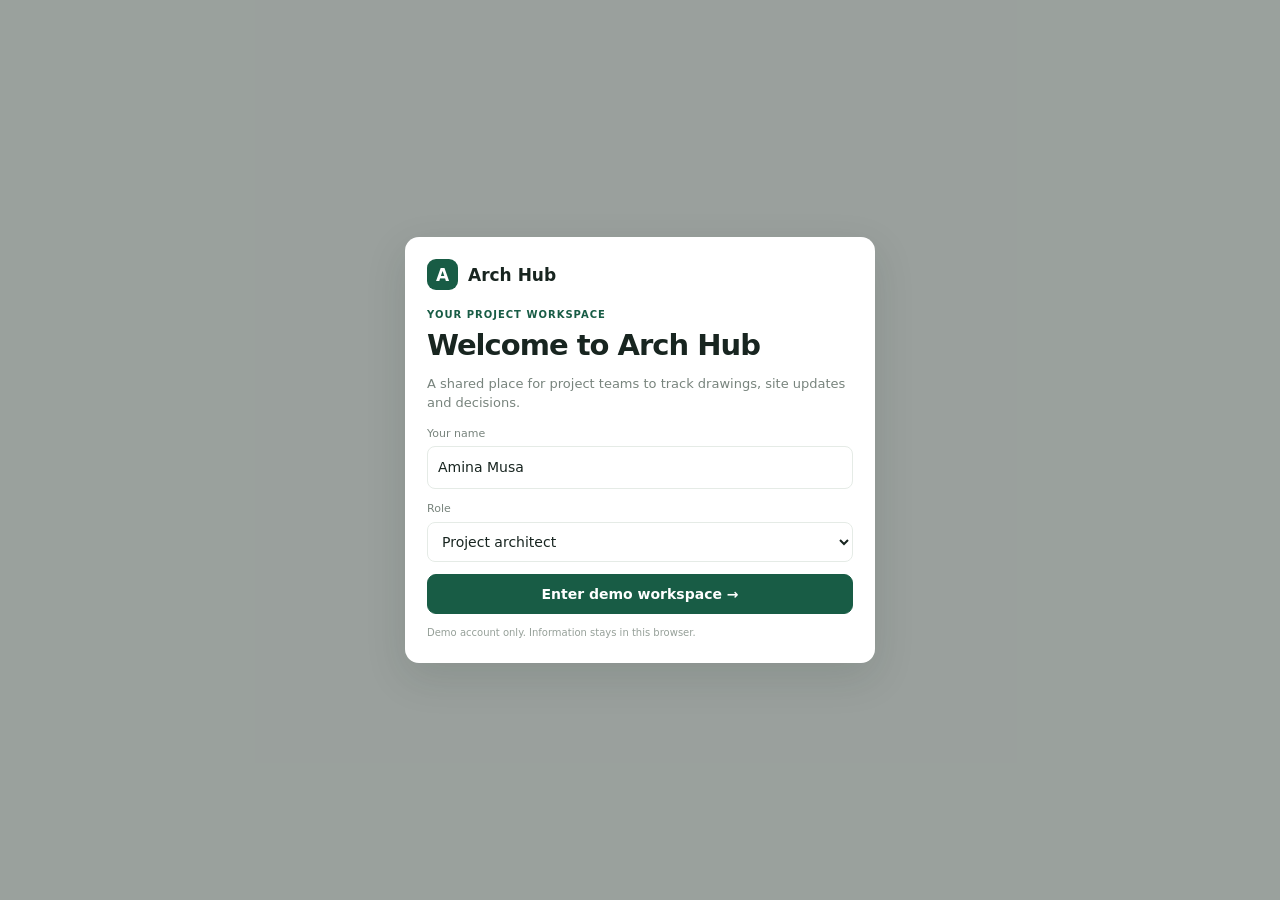
<file: arch-hub-demo-project/index.html>
<!doctype html><html><head><meta charset="utf-8"><meta name="viewport" content="width=device-width,initial-scale=1"><title>Arch Hub — Project workspace</title><link rel="stylesheet" href="styles.css"></head><body><div id="root"></div><div class="modal-bg" id="modalbg" onclick="if(event.target===this)closeModal()"><div class="modal" id="modal"></div></div><div class="toast" id="toast"></div><div class="welcome" id="welcome"><div class="welcome-card"><div class="brand" style="padding:0 0 18px"><div class="logo">A</div><span>Arch Hub</span></div><div class="eyebrow">Your project workspace</div><h1>Welcome to Arch Hub</h1><p class="sub">A shared place for project teams to track drawings, site updates and decisions.</p><div class="field"><label>Your name</label><input id="loginName" value="Amina Musa" placeholder="Your name"></div><div class="field"><label>Role</label><select id="loginRole"><option>Project architect</option><option>Civil engineer</option><option>Site lead</option><option>Client</option></select></div><button class="btn primary" style="width:100%" onclick="startDemo()">Enter demo workspace →</button><div class="foot">Demo account only. Information stays in this browser.</div></div></div>
<script src="app.js" defer></script></body></html>
</file>
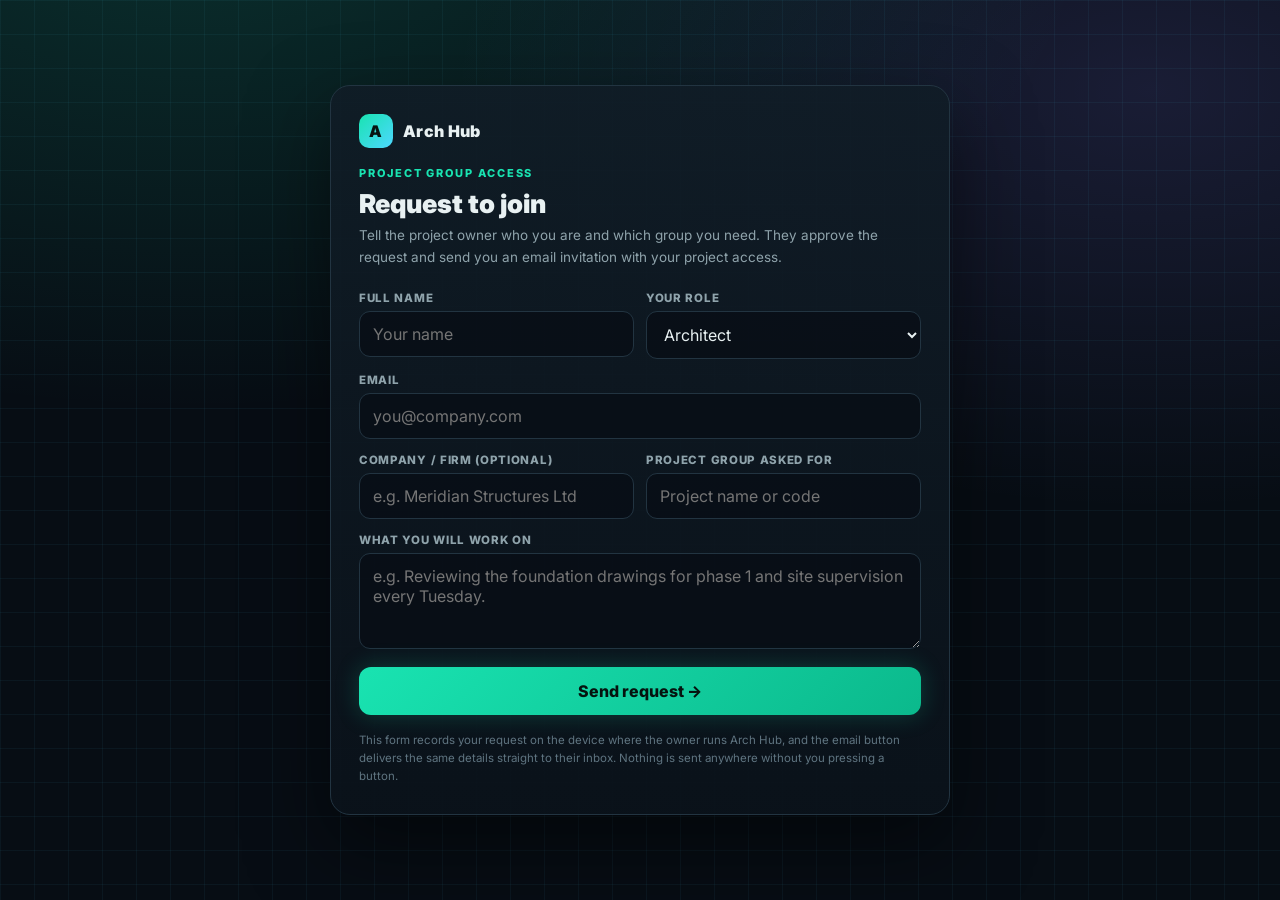
<file: join.html>
<!doctype html>
<html lang="en">
<head>
<meta charset="utf-8">
<meta name="viewport" content="width=device-width,initial-scale=1">
<title>Request to join — Arch Hub</title>
<meta name="description" content="Ask a project owner to add you to their construction project group on Arch Hub.">
<meta name="theme-color" content="#070d14">
<link rel="icon" href="data:image/svg+xml,%3Csvg xmlns='http://www.w3.org/2000/svg' viewBox='0 0 32 32'%3E%3Crect width='32' height='32' rx='8' fill='%2319e3b1'/%3E%3Ctext x='16' y='22' font-family='sans-serif' font-size='17' font-weight='bold' text-anchor='middle' fill='%23071410'%3EA%3C/text%3E%3C/svg%3E">
<link rel="preconnect" href="https://fonts.googleapis.com">
<link href="https://fonts.googleapis.com/css2?family=Inter:wght@400;600;700;800;900&display=swap" rel="stylesheet">
<style>
*{box-sizing:border-box}
body{margin:0;min-height:100vh;font-family:Inter,system-ui,sans-serif;background:#070d14;color:#e8f1f2;display:grid;place-items:center;padding:24px;background-image:linear-gradient(rgba(77,216,255,.05) 1px,transparent 1px),linear-gradient(90deg,rgba(77,216,255,.05) 1px,transparent 1px),radial-gradient(900px 500px at 15% -10%,rgba(25,227,177,.16),transparent),radial-gradient(700px 420px at 90% 10%,rgba(139,125,255,.14),transparent);background-size:34px 34px,34px 34px,auto,auto}
.card{width:100%;max-width:620px;background:linear-gradient(180deg,rgba(16,28,38,.9),rgba(10,18,26,.92));border:1px solid #223441;border-radius:20px;padding:28px;box-shadow:0 30px 80px rgba(0,0,0,.5)}
.brand{display:flex;align-items:center;gap:10px;font-weight:900;letter-spacing:.3px;margin-bottom:18px}
.logo{width:34px;height:34px;border-radius:10px;background:linear-gradient(135deg,#19e3b1,#4dd8ff);color:#071410;display:grid;place-items:center;font-weight:900}
.eyebrow{font-size:11px;letter-spacing:.16em;text-transform:uppercase;color:#19e3b1;font-weight:800}
h1{margin:8px 0 6px;font-size:26px;font-weight:900}
p.sub{margin:0 0 22px;color:#8fa3ab;font-size:13.5px;line-height:1.6}
label{display:block;font-size:11.5px;letter-spacing:.06em;text-transform:uppercase;color:#8fa3ab;font-weight:800;margin:0 0 6px}
.field{margin-bottom:14px}
input,select,textarea{width:100%;background:rgba(7,13,20,.75);border:1px solid #223441;border-radius:11px;color:#e8f1f2;font:inherit;padding:12px 13px;outline:none}
input:focus,select:focus,textarea:focus{border-color:#19e3b1;box-shadow:0 0 0 3px rgba(25,227,177,.14)}
textarea{min-height:96px;resize:vertical}
.row{display:grid;grid-template-columns:1fr 1fr;gap:12px}
.btn{width:100%;border:0;border-radius:12px;padding:14px 16px;font:inherit;font-weight:800;cursor:pointer;background:linear-gradient(135deg,#19e3b1,#0bb98c);color:#05130f;box-shadow:0 0 24px rgba(25,227,177,.22)}
.btn.ghost{background:transparent;border:1px solid #223441;color:#e8f1f2;box-shadow:none;margin-top:10px}
.foot{margin-top:16px;color:#5f7480;font-size:11.5px;line-height:1.6}
.ok{display:none;margin-top:18px;border:1px solid rgba(25,227,177,.35);background:rgba(25,227,177,.08);border-radius:14px;padding:16px;font-size:13px;line-height:1.6}
a{color:#4dd8ff}
@media(max-width:540px){.row{grid-template-columns:1fr}.card{padding:22px}}
</style>
</head>
<body>
<div class="card">
  <div class="brand"><div class="logo">A</div>Arch Hub</div>
  <div class="eyebrow">Project group access</div>
  <h1>Request to join</h1>
  <p class="sub" id="lead">Tell the project owner who you are and which group you need. They approve the request and send you an email invitation with your project access.</p>
  <form id="f" onsubmit="return submitRequest(event)">
    <div class="row">
      <div class="field"><label for="name">Full name</label><input id="name" required placeholder="Your name"></div>
      <div class="field"><label for="role">Your role</label><select id="role"><option>Architect</option><option>Civil engineer</option><option>Structural engineer</option><option>Site lead</option><option>Project manager</option><option>Quantity surveyor</option><option>Land surveyor</option><option>Contractor</option><option>Client</option></select></div>
    </div>
    <div class="field"><label for="email">Email</label><input id="email" type="email" required placeholder="you@company.com"></div>
    <div class="row">
      <div class="field"><label for="org">Company / firm (optional)</label><input id="org" placeholder="e.g. Meridian Structures Ltd"></div>
      <div class="field"><label for="group">Project group asked for</label><input id="group" placeholder="Project name or code"></div>
    </div>
    <div class="field"><label for="message">What you will work on</label><textarea id="message" placeholder="e.g. Reviewing the foundation drawings for phase 1 and site supervision every Tuesday."></textarea></div>
    <button class="btn" type="submit">Send request →</button>
    <button class="btn ghost" type="button" id="mail" style="display:none" onclick="sendByEmail()">Send it to the owner's email as well</button>
  </form>
  <div class="ok" id="ok"></div>
  <div class="foot">This form records your request on the device where the owner runs Arch Hub, and the email button delivers the same details straight to their inbox. Nothing is sent anywhere without you pressing a button.</div>
</div>
<script>
const q=new URLSearchParams(location.search);
const to=(q.get('to')||'').trim(), group=(q.get('group')||'').trim();
if(group){document.getElementById('group').value=group;document.getElementById('lead').textContent='Requesting access to '+group+'. The owner approves and sends your invitation by email.'}
function submitRequest(e){e.preventDefault();
const r={name:document.getElementById('name').value.trim(),role:document.getElementById('role').value,email:document.getElementById('email').value.trim(),org:document.getElementById('org').value.trim(),group:document.getElementById('group').value.trim(),message:document.getElementById('message').value.trim(),when:new Date().toLocaleString('en-GB')};
let list=[];try{list=JSON.parse(localStorage.getItem('archHubJoinRequests'))||[]}catch(err){list=[]}
list.push(r);localStorage.setItem('archHubJoinRequests',JSON.stringify(list));
const ok=document.getElementById('ok');ok.style.display='block';
ok.innerHTML='<b>Request recorded.</b><br>'+r.name+' · '+r.role+' · '+r.email+(r.group?'<br>Group: '+r.group:'')+'<br><br>Open <b>Arch Hub</b> on the project owner’s computer and the request appears under <b>Join requests</b>.'+(to?'<br><br>On another device? Use the email button below so it reaches '+to+' directly.':'');
document.getElementById('mail').style.display=to?'block':'none';
document.getElementById('f').querySelectorAll('input,textarea').forEach(x=>x.value='');
return false}
function sendByEmail(){if(!to)return;
const name=document.getElementById('name').value.trim()||'(fill your name first)',role=document.getElementById('role').value,email=document.getElementById('email').value.trim(),org=document.getElementById('org').value.trim(),group=document.getElementById('group').value.trim(),message=document.getElementById('message').value.trim();
if(!email)return alert('Enter your email first, then send the request.');
const body='I would like to join a project group on Arch Hub.\n\nName: '+name+'\nRole: '+role+'\nEmail: '+email+(org?'\nCompany: '+org:'')+(group?'\nGroup: '+group:'')+(message?'\nNotes: '+message:'')+'\n\nArch Hub workspace: '+location.origin+location.pathname.replace(/join\.html.*$/,'index.html');
location.href='mailto:'+encodeURIComponent(to)+'?subject='+encodeURIComponent('Arch Hub access request — '+name)+'&body='+encodeURIComponent(body)}
</script>
</body>
</html>
</file>
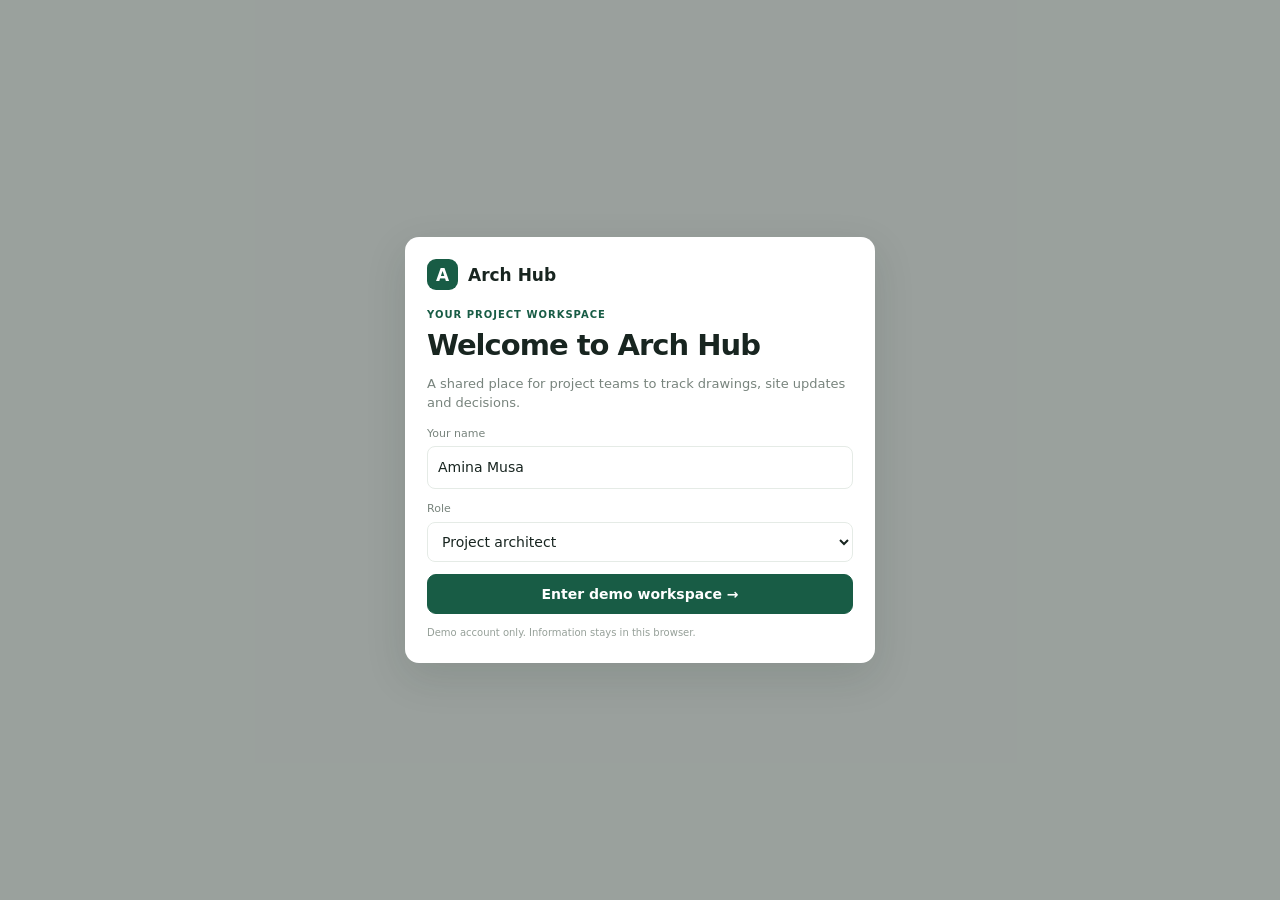
<file: arch-hub-demo-project/arch-hub-standalone.html>
<!doctype html><html><head><meta charset="utf-8"><meta name="viewport" content="width=device-width,initial-scale=1"><title>Arch Hub — Project workspace</title><style>
:root{--ink:#182520;--muted:#78847d;--line:#e5ebe6;--bg:#f5f7f5;--green:#185c45;--pale:#eaf3ed;--amber:#a45b13;--red:#a84343}*{box-sizing:border-box}body{margin:0;background:var(--bg);font:14px/1.45 Inter,system-ui,"Segoe UI",sans-serif;color:var(--ink)}button,input,select,textarea{font:inherit}button{cursor:pointer}.app{display:grid;grid-template-columns:225px 1fr;min-height:100vh}.side{background:#fbfcfa;border-right:1px solid var(--line);padding:22px 14px;display:flex;flex-direction:column}.brand{display:flex;gap:10px;align-items:center;font-weight:800;font-size:17px;padding:3px 9px 27px}.logo{width:31px;height:31px;background:var(--green);border-radius:9px;color:white;display:grid;place-items:center}.label{font-size:10px;text-transform:uppercase;letter-spacing:1px;color:#99a49c;padding:9px 10px}.nav{display:flex;gap:11px;align-items:center;padding:10px;border-radius:9px;color:#56635b;margin:2px 0;border:0;background:transparent;text-align:left;width:100%}.nav:hover{background:#f1f5f1}.nav.active{background:var(--pale);color:var(--green);font-weight:700}.ico{width:18px;text-align:center}.project-mini{margin:10px 7px;padding:11px;border:1px solid var(--line);border-radius:10px;font-size:12px;color:#657169;cursor:pointer}.avatar{margin-top:auto;border-top:1px solid var(--line);padding:17px 7px 0;display:flex;gap:10px;align-items:center;cursor:pointer}.face{width:32px;height:32px;border-radius:50%;background:#e9e7d7;display:grid;place-items:center;font-size:11px;font-weight:750;flex:none}.main{max-width:1450px;width:100%;margin:auto;padding:26px 38px 50px}.top{display:flex;justify-content:space-between;align-items:center;margin-bottom:24px}.crumb,.small{color:var(--muted);font-size:11px}.user,.actions,.toolbar{display:flex;gap:9px;align-items:center}.wrap{color:var(--muted);font-size:11px}.dot{display:inline-block;width:8px;height:8px;border-radius:50%;background:#6da676;margin-right:6px}.title-row{display:flex;justify-content:space-between;align-items:flex-end;margin-bottom:20px;gap:12px}.eyebrow{font-size:10px;font-weight:700;color:var(--green);letter-spacing:1px;text-transform:uppercase}h1{font-size:29px;letter-spacing:-1px;line-height:1.1;margin:7px 0 5px}.sub{color:var(--muted);font-size:13px}.btn{border:1px solid var(--line);background:white;padding:9px 13px;border-radius:9px;color:var(--ink);font-weight:650}.btn.primary{background:var(--green);color:white;border-color:var(--green)}.btn.danger{color:var(--red)}.card,.panel,.projcard{background:white;border:1px solid var(--line);border-radius:12px}.row{display:grid;grid-template-columns:repeat(4,1fr);gap:12px;margin-bottom:16px}.card{padding:15px}.metric-label{font-size:12px;color:var(--muted);display:flex;justify-content:space-between}.metric{font-size:27px;font-weight:750;letter-spacing:-.8px;margin:10px 0 2px}.metric.alert{color:var(--amber)}.note{font-size:11px;color:var(--muted)}.content{display:grid;grid-template-columns:minmax(0,1.55fr) minmax(270px,.85fr);gap:15px}.panel{overflow:hidden;margin-bottom:15px}.panel-head{display:flex;justify-content:space-between;align-items:center;padding:15px 17px;border-bottom:1px solid var(--line);gap:10px}h2{font-size:14px;margin:0}.link{border:0;background:none;color:var(--green);font-size:12px;font-weight:700}.issue{display:grid;grid-template-columns:1fr auto;gap:12px;padding:14px 17px;border-bottom:1px solid #eef1ee;cursor:pointer}.issue:hover,.listrow:hover{background:#fbfcfa}.issue-title{font-weight:700;font-size:12px;margin-bottom:4px}.meta{font-size:11px;color:var(--muted)}.pill{font-size:10px;font-weight:700;padding:5px 8px;border-radius:20px;white-space:nowrap;background:#fff0dc;color:#9b5d17;height:max-content}.pill.red{background:#ffebeb;color:#a94444}.pill.green{background:#e8f5eb;color:#39754a}.pill.gray{background:#eff2ef;color:#67736b}.update{padding:13px 17px;display:grid;grid-template-columns:28px 1fr;gap:10px;border-bottom:1px solid #eef1ee}.update:last-child{border:0}.uicon{width:27px;height:27px;border-radius:8px;background:#eef4ee;display:grid;place-items:center;color:var(--green);font-size:12px}.update strong{font-size:12px}.update p{font-size:11px;color:var(--muted);margin:3px 0}.update time{font-size:10px;color:#98a39c}.drawing{padding:13px 17px;display:flex;align-items:center;gap:11px;border-bottom:1px solid #eef1ee}.file{width:34px;height:38px;border:1px solid var(--line);border-radius:7px;display:grid;place-items:center;color:#56826b;font-size:9px;font-weight:750}.tag{font-size:10px;background:#eff3ed;border-radius:5px;padding:4px 6px;color:#5b6a61}.search,.select{border:1px solid var(--line);border-radius:9px;padding:9px 11px;background:white;color:var(--ink)}.search{min-width:210px}.table{width:100%;border-collapse:collapse}.table th{text-align:left;font-size:10px;text-transform:uppercase;letter-spacing:.6px;color:#89958d;padding:11px 14px;border-bottom:1px solid var(--line);background:#fbfcfb}.table td{padding:13px 14px;border-bottom:1px solid #eef1ee;font-size:12px}.listrow{cursor:pointer}.projectgrid{display:grid;grid-template-columns:repeat(3,minmax(0,1fr));gap:13px}.projcard{padding:17px;cursor:pointer}.projcard:hover{box-shadow:0 12px 34px #15251d12}.projname{font-weight:750;font-size:15px;margin:13px 0 4px}.progress{height:6px;background:#eef2ee;border-radius:8px;margin:13px 0 6px;overflow:hidden}.progress i{height:100%;display:block;background:#5b9678}.teamrow{display:flex;align-items:center;gap:9px}.foot{font-size:10px;color:#96a099;margin-top:12px}.empty{text-align:center;padding:30px;color:var(--muted)}.note-box{padding:13px;background:#f3f7f2;border-radius:9px;color:#637169;font-size:11px;margin:13px 0}.modal-bg,.welcome{display:none;position:fixed;inset:0;background:#12201b66;align-items:center;justify-content:center;padding:18px;z-index:5}.modal-bg.show,.welcome.show{display:flex}.modal,.welcome-card{background:white;border-radius:14px;padding:22px;width:min(470px,100%);box-shadow:0 14px 40px #15251d20;max-height:90vh;overflow:auto}.modal h2{font-size:17px;margin-bottom:14px}.field{margin:12px 0}.field label{display:block;font-size:11px;color:var(--muted);margin-bottom:5px}.field input,.field select,.field textarea{width:100%;border:1px solid var(--line);border-radius:8px;padding:10px;font:inherit;background:white;color:var(--ink)}.modal-actions{display:flex;justify-content:space-between;gap:8px;margin-top:17px}.toast{position:fixed;bottom:20px;left:50%;transform:translateX(-50%);background:#183f32;color:white;padding:11px 16px;border-radius:9px;display:none;z-index:9}.toast.show{display:block}.setting{display:flex;justify-content:space-between;align-items:center;padding:14px 17px;border-bottom:1px solid #eef1ee}.toggle{accent-color:var(--green)}
@media(max-width:950px){.main{padding:22px}.projectgrid{grid-template-columns:repeat(2,1fr)}}@media(max-width:760px){.app{grid-template-columns:60px 1fr}.side{padding:17px 7px}.brand{padding:3px 8px 24px}.brandname,.nav span:not(.ico),.label,.project-mini,.avatar>div:not(.face){display:none}.nav{justify-content:center}.content{grid-template-columns:1fr}.main{padding:17px}.row{grid-template-columns:repeat(2,1fr)}}@media(max-width:540px){.app{display:block}.side{display:none}.main{padding:14px}.title-row{align-items:flex-start;flex-direction:column}.projectgrid{grid-template-columns:1fr}.toolbar{flex-wrap:wrap}.search{min-width:100%}.table{min-width:600px}.table-wrap{overflow:auto}.crumb{display:none}}
</style></head><body><div id="root"></div><div class="modal-bg" id="modalbg" onclick="if(event.target===this)closeModal()"><div class="modal" id="modal"></div></div><div class="toast" id="toast"></div><div class="welcome" id="welcome"><div class="welcome-card"><div class="brand" style="padding:0 0 18px"><div class="logo">A</div><span>Arch Hub</span></div><div class="eyebrow">Your project workspace</div><h1>Welcome to Arch Hub</h1><p class="sub">A shared place for project teams to track drawings, site updates and decisions.</p><div class="field"><label>Your name</label><input id="loginName" value="Amina Musa" placeholder="Your name"></div><div class="field"><label>Role</label><select id="loginRole"><option>Project architect</option><option>Civil engineer</option><option>Site lead</option><option>Client</option></select></div><button class="btn primary" style="width:100%" onclick="startDemo()">Enter demo workspace →</button><div class="foot">Demo account only. Information stays in this browser.</div></div></div>
<script>
const seed={user:{name:'Amina Musa',role:'Project architect'},projects:[{id:'p1',name:'Oakview House',address:'14 Cedar Lane',type:'Residential',phase:'Phase 2 · Structure',progress:48,lead:'Amina Musa',updated:'Today'},{id:'p2',name:'Riverside Clinic',address:'8 Marina Road',type:'Healthcare',phase:'Phase 1 · Design',progress:26,lead:'Amina Musa',updated:'Yesterday'},{id:'p3',name:'Hilltop Apartments',address:'3 Summit Close',type:'Residential',phase:'Phase 3 · Construction',progress:72,lead:'T. Okafor',updated:'16 Oct'}],issues:[{id:'i1',project:'p1',title:'Confirm kitchen window height',type:'RFI',assignee:'Client',due:'2026-10-18',status:'Overdue',detail:'Please confirm sill height before the window frame order is released.'},{id:'i2',project:'p1',title:'Beam detail at grid C–4',type:'Coordination',assignee:'Civil engineer',due:'2026-10-20',status:'Awaiting reply',detail:'Review beam depth against the ceiling service zone.'},{id:'i3',project:'p1',title:'Approve bathroom tile sample',type:'Approval',assignee:'Client',due:'2026-10-20',status:'Needs decision',detail:'Sample board is available at the site office.'},{id:'i4',project:'p1',title:'Check drawing set at site office',type:'Drawing check',assignee:'Site lead',due:'2026-10-22',status:'Ready',detail:'Confirm printed set matches current architectural issue.'},{id:'i5',project:'p2',title:'Confirm waiting room layout',type:'Design decision',assignee:'Client',due:'2026-10-23',status:'Open',detail:'Review seating and circulation.'}],updates:[{id:'u1',project:'p1',title:'Foundation inspection completed',detail:'Reinforcement checked at grid A–C. Two photos added.',type:'Progress',by:'Chidi (Site lead)',when:'Today · 9:14 AM'},{id:'u2',project:'p1',title:'Drawing set Rev 06 issued',detail:'Architectural plans uploaded for site use.',type:'Drawing',by:'Amina Musa',when:'Yesterday · 4:42 PM'},{id:'u3',project:'p1',title:'Blockwork started · Ground floor',detail:'West elevation underway. Weather clear.',type:'Progress',by:'Chidi (Site lead)',when:'Yesterday · 8:25 AM'},{id:'u4',project:'p1',title:'Window height clarification requested',detail:'RFI 014 sent to client. Response needed before frame order.',type:'Issue',by:'Amina Musa',when:'16 Oct · 2:10 PM'},{id:'u5',project:'p2',title:'Concept review held',detail:'Client comments captured for next design issue.',type:'Meeting',by:'Amina Musa',when:'Yesterday · 1:30 PM'}],drawings:[{id:'d1',project:'p1',name:'Architectural plans',rev:'Rev 06',date:'16 Oct 2026',by:'Amina Musa',file:'PDF',size:'2.4 MB'},{id:'d2',project:'p1',name:'Structural package',rev:'Rev 03',date:'14 Oct 2026',by:'Eng. T. Okafor',file:'PDF',size:'3.1 MB'},{id:'d3',project:'p1',name:'Door and window schedule',rev:'Rev 02',date:'12 Oct 2026',by:'Amina Musa',file:'PDF',size:'840 KB'},{id:'d4',project:'p2',name:'Concept floor plans',rev:'Rev 02',date:'15 Oct 2026',by:'Amina Musa',file:'PDF',size:'1.8 MB'}],team:[{name:'Amina Musa',role:'Project architect'},{name:'Chidi Eze',role:'Site lead'},{name:'Tunde Okafor',role:'Civil engineer'},{name:'Zainab Bello',role:'Client representative'}],settings:{notifications:true,compact:false},notifications:[]};
let db=read(),page='dashboard',activeProject='p1',query='',filter='All statuses';db.notifications=db.notifications||[];function read(){try{return JSON.parse(localStorage.getItem('archHubDemo'))||structuredClone(seed)}catch(e){return structuredClone(seed)}}function save(){localStorage.setItem('archHubDemo',JSON.stringify(db))}function esc(s=''){return String(s).replace(/[&<>"']/g,c=>({'&':'&amp;','<':'&lt;','>':'&gt;','"':'&quot;',"'":'&#39;'}[c]))}function project(id){return db.projects.find(p=>p.id===id)||db.projects[0]}function initials(n){return n.split(/\s+/).map(x=>x[0]).join('').slice(0,2).toUpperCase()}function sc(s){return s==='Overdue'?'red':s==='Ready'||s==='Resolved'?'green':s==='Open'?'gray':''}function setPage(p){page=p;query='';filter='All statuses';render()}function toast(t){let x=document.getElementById('toast');x.textContent=t;x.classList.add('show');setTimeout(()=>x.classList.remove('show'),2200)}function openModal(html){document.getElementById('modal').innerHTML=html;document.getElementById('modalbg').classList.add('show')}function closeModal(){document.getElementById('modalbg').classList.remove('show')}function changeProject(id){activeProject=id;setPage('dashboard')}
function shell(body,title,sub,action=''){let p=project(activeProject);return `<div class="app"><aside class="side"><div class="brand"><div class="logo">A</div><span class="brandname">Arch Hub</span></div><div class="label">Workspace</div><button class="nav ${page==='dashboard'?'active':''}" onclick="setPage('dashboard')"><span class="ico">⌂</span><span>Project desk</span></button><button class="nav ${page==='projects'?'active':''}" onclick="setPage('projects')"><span class="ico">▦</span><span>Projects</span></button><button class="nav ${page==='drawings'?'active':''}" onclick="setPage('drawings')"><span class="ico">▤</span><span>Drawings</span></button><button class="nav ${page==='site-study'?'active':''}" onclick="setPage('site-study')"><span class="ico">⌖</span><span>Site study</span></button><button class="nav ${page==='engineering'?'active':''}" onclick="setPage('engineering')"><span class="ico">⚒</span><span>Engineering tools</span></button><button class="nav ${page==='updates'?'active':''}" onclick="setPage('updates')"><span class="ico">◷</span><span>Site updates</span></button><button class="nav ${page==='issues'?'active':''}" onclick="setPage('issues')"><span class="ico">✓</span><span>Tasks & issues</span></button><button class="nav ${page==='team'?'active':''}" onclick="setPage('team')"><span class="ico">♧</span><span>Team</span></button><div class="label" style="margin-top:18px">Current project</div><div class="project-mini" onclick="setPage('projects')"><strong>${esc(p.name)}</strong><br>${esc(p.phase)}</div><button class="nav ${page==='settings'?'active':''}" onclick="setPage('settings')"><span class="ico">⚙</span><span>Settings</span></button><div class="avatar" onclick="editProfile()"><div class="face">${initials(db.user.name)}</div><div><strong style="font-size:12px">${esc(db.user.name)}</strong><div class="small">${esc(db.user.role)}</div></div></div></aside><main class="main"><div class="top"><div class="crumb">Workspace / ${esc(title)}</div><div class="user"><span class="wrap"><i class="dot"></i>Saved in this browser</span><button class="btn" onclick="openNotifications()">🔔 ${db.notifications.filter(n=>!n.read).length}</button><button class="btn" onclick="editProfile()">${initials(db.user.name)}</button></div></div><div class="title-row"><div><div class="eyebrow">${esc(title)}</div><h1>${esc(title==='Project desk'?p.name:title)}</h1><div class="sub">${sub||''}</div></div><div class="actions">${action}</div></div>${body}<div class="foot">Arch Hub demo · Sample project information · Saved only in this browser · Not for construction decisions</div></main></div>`}
function render(){let body='',title='Project desk',p=project(activeProject),sub=p.address+' · '+p.type+' · '+p.phase,action=`<button class="btn primary" onclick="openUpdate()">＋ Log site update</button>`;
if(page==='dashboard'){let is=db.issues.filter(x=>x.project===p.id),us=db.updates.filter(x=>x.project===p.id).slice(0,4),ds=db.drawings.filter(x=>x.project===p.id).slice(0,3),op=is.filter(x=>x.status!=='Resolved').length,wait=is.filter(x=>['Awaiting reply','Needs decision','Overdue'].includes(x.status)).length;body=`<div class="row"><div class="card"><div class="metric-label">Open issues <span>↗</span></div><div class="metric">${String(op).padStart(2,'0')}</div><div class="note">${is.filter(x=>x.status==='Overdue').length} need attention today</div></div><div class="card"><div class="metric-label">Waiting on decision <span>↗</span></div><div class="metric alert">${String(wait).padStart(2,'0')}</div><div class="note">Questions and approvals</div></div><div class="card"><div class="metric-label">Latest drawing set</div><div class="metric" style="font-size:21px">${esc(ds[0]?.rev||'—')}</div><div class="note">${esc(ds[0]?.date||'No drawings yet')}</div></div><div class="card"><div class="metric-label">Site updates</div><div class="metric">${db.updates.filter(x=>x.project===p.id).length}</div><div class="note">Logged for this project</div></div></div><div class="content"><section><div class="panel"><div class="panel-head"><div><h2>Needs attention</h2><div class="small">Questions, approvals and coordination</div></div><button class="link" onclick="setPage('issues')">View all →</button></div>${is.filter(x=>x.status!=='Resolved').slice(0,5).map(issueItem).join('')||'<div class="empty">No open issues.</div>'}</div><div class="panel"><div class="panel-head"><div><h2>Current drawing set</h2><div class="small">Latest files in the project register</div></div><button class="link" onclick="setPage('drawings')">All drawings →</button></div>${ds.map(drawingItem).join('')||'<div class="empty">No drawings yet.</div>'}</div></section><section><div class="panel"><div class="panel-head"><div><h2>Recent site updates</h2><div class="small">Latest team notes</div></div><button class="link" onclick="setPage('updates')">See feed →</button></div>${us.map(updateItem).join('')||'<div class="empty">No updates yet.</div>'}</div><div class="note-box"><b>Why use Arch Hub with WhatsApp?</b><br>WhatsApp is good for quick chat. Arch Hub gives every problem an owner, due date, status, project history and current drawing reference, so it does not disappear in the chat scroll.</div></section></div>`}
if(page==='projects'){title='Projects';sub='All project workspaces you can access';action=`<button class="btn primary" onclick="openProject()">＋ New project</button>`;body=`<div class="toolbar"><input class="search" placeholder="Search projects…" oninput="query=this.value;render()" value="${esc(query)}"></div><div class="projectgrid">${db.projects.filter(x=>(x.name+x.address+x.type).toLowerCase().includes(query.toLowerCase())).map(x=>`<div class="projcard" onclick="changeProject('${x.id}')"><span class="tag">${esc(x.type)}</span><div class="projname">${esc(x.name)}</div><div class="meta">${esc(x.address)} · ${esc(x.phase)}</div><div class="progress"><i style="width:${x.progress}%"></i></div><div class="small">${x.progress}% complete · Lead: ${esc(x.lead)}</div><div class="actions" style="margin-top:14px"><button class="btn" onclick="event.stopPropagation();editProject('${x.id}')">Edit</button><button class="btn primary" onclick="event.stopPropagation();changeProject('${x.id}')">Open desk →</button></div></div>`).join('')||'<div class="empty">No matching projects.</div>'}</div>`}
if(page==='issues'){title='Tasks & issues';sub='Track questions, approvals and coordination';action=`<button class="btn primary" onclick="openIssue()">＋ New issue</button>`;let list=db.issues.filter(x=>(x.title+x.assignee+x.type).toLowerCase().includes(query.toLowerCase())&&(filter==='All statuses'||x.status===filter));body=`<div class="toolbar"><input class="search" placeholder="Search issues…" value="${esc(query)}" oninput="query=this.value;render()"><select class="select" onchange="filter=this.value;render()">${['All statuses','Open','Overdue','Awaiting reply','Needs decision','Ready','Resolved'].map(s=>`<option ${filter===s?'selected':''}>${s}</option>`).join('')}</select></div><div class="panel table-wrap"><table class="table"><thead><tr><th>Issue</th><th>Project</th><th>Type</th><th>Assigned to</th><th>Due</th><th>Status</th></tr></thead><tbody>${list.map(x=>`<tr class="listrow" onclick="viewIssue('${x.id}')"><td><strong>${esc(x.title)}</strong><div class="small">${esc(x.detail).slice(0,60)}</div></td><td>${esc(project(x.project).name)}</td><td>${esc(x.type)}</td><td>${esc(x.assignee)}</td><td>${esc(x.due)}</td><td><span class="pill ${sc(x.status)}">${esc(x.status)}</span></td></tr>`).join('')||'<tr><td colspan="6" class="empty">No matching issues.</td></tr>'}</tbody></table></div>`}
if(page==='drawings'){title='Drawings';sub='Drawing register by project and revision';action=`<button class="btn primary" onclick="openDrawing()">＋ Add drawing</button>`;let list=db.drawings.filter(x=>(x.name+x.rev+x.by).toLowerCase().includes(query.toLowerCase()));body=`<div class="toolbar"><input class="search" placeholder="Search drawing register…" value="${esc(query)}" oninput="query=this.value;render()"><span class="small">Project drawing register</span></div><div class="panel table-wrap"><table class="table"><thead><tr><th>Drawing / document</th><th>Project</th><th>Revision</th><th>Issued</th><th>Uploaded by</th><th>File</th><th></th></tr></thead><tbody>${list.map(d=>`<tr><td><strong>${esc(d.name)}</strong></td><td>${esc(project(d.project).name)}</td><td><span class="tag">${esc(d.rev)}</span></td><td>${esc(d.date)}</td><td>${esc(d.by)}</td><td>${esc(d.file)} · ${esc(d.size||'')}</td><td><button class="link" onclick="removeDrawing('${d.id}')">Remove</button></td></tr>`).join('')||'<tr><td colspan="7" class="empty">No drawings yet.</td></tr>'}</tbody></table></div><div class="note-box">This demo stores drawing records locally. It does not provide secure document storage.</div>`}
if(page==='updates'){title='Site updates';sub='Project timeline for progress notes and observations';action=`<button class="btn primary" onclick="openUpdate()">＋ Log site update</button>`;body=`<div class="toolbar"><input class="search" placeholder="Search updates…" value="${esc(query)}" oninput="query=this.value;render()"><select class="select" onchange="filter=this.value;render()"><option>All projects</option>${db.projects.map(p=>`<option ${filter===p.name?'selected':''}>${esc(p.name)}</option>`).join('')}</select></div><div class="panel">${db.updates.filter(x=>(x.title+x.detail+x.by).toLowerCase().includes(query.toLowerCase())).filter(x=>filter==='All projects'||project(x.project).name===filter).map(x=>`<div class="update"><div class="uicon">${x.type==='Issue'?'!':x.type==='Drawing'?'▤':'◷'}</div><div><strong>${esc(x.title)}</strong><p>${esc(x.detail)}</p><time>${esc(x.when)} · ${esc(x.by)} · ${esc(project(x.project).name)}</time></div></div>`).join('')||'<div class="empty">No updates found.</div>'}</div>`}
if(page==='team'){title='Team';sub='People contributing to your project workspaces';action=`<button class="btn primary" onclick="inviteMember()">＋ Add team member</button>`;body=`<div class="panel"><div class="panel-head"><div><h2>Workspace members</h2><div class="small">Demo contacts and project roles</div></div><span class="tag">${db.team.length} members</span></div><div class="table-wrap"><table class="table"><thead><tr><th>Member</th><th>Role</th><th>Projects</th><th></th></tr></thead><tbody>${db.team.map((m,i)=>`<tr><td><div class="teamrow"><div class="face">${initials(m.name)}</div><strong>${esc(m.name)}</strong></div></td><td>${esc(m.role)}</td><td>${i<3?'Oakview House, Riverside Clinic':'Oakview House'}</td><td>${i?`<button class="link" onclick="removeMember(${i})">Remove</button>`:'<span class="small">Owner</span>'}</td></tr>`).join('')}</tbody></table></div></div><div class="note-box">Invitations are simulated. No emails are sent.</div>`}
if(page==='site-study'){title='Site study';sub='Turn a site visit into a structured concept brief';action='';body=`<div class="content"><section><div class="panel"><div class="panel-head"><div><h2>Start a site study</h2><div class="small">Add a photo and project facts to frame early options</div></div><span class="tag">Concept stage</span></div><div style="padding:16px"><div class="field"><label>Site photo</label><input id="sitePhoto" type="file" accept="image/*" onchange="previewSitePhoto(event)"></div><div id="sitePreview" class="note-box">Photo preview appears here. A photo alone cannot establish boundaries, levels, utilities, soil, or legal controls.</div><div class="field"><label>What are you considering?</label><select id="siteUse"><option>Single-family home</option><option>Multi-unit housing</option><option>Shop or office</option><option>School or clinic</option><option>Renovation / extension</option><option>Other</option></select></div><div class="field"><label>Location (city / region / country)</label><input id="siteLocation" placeholder="Needed for climate and planning checks"></div><div class="field"><label>Plot size and known dimensions</label><input id="siteSize" placeholder="e.g. 30 m × 45 m; survey pending"></div><div class="field"><label>Known constraints or priorities</label><textarea id="siteConstraints" rows="3" placeholder="Access, slope, trees, flood history, budget, client needs…"></textarea></div><button class="btn primary" onclick="generateSiteBrief()">Build preliminary site brief →</button><div id="siteResult"></div></div></div></section><section><div class="panel"><div class="panel-head"><div><h2>What this should help with</h2><div class="small">Early-stage thinking, with evidence gaps visible</div></div></div><div class="update"><div class="uicon">1</div><div><strong>Organize what is known</strong><p>Site photos, intended use, dimensions, constraints and open questions.</p></div></div><div class="update"><div class="uicon">2</div><div><strong>Compare feasible directions</strong><p>Ask for concept options against access, daylight, drainage, budget and client priorities.</p></div></div><div class="update"><div class="uicon">3</div><div><strong>Route checks to the right expert</strong><p>Surveyor, geotechnical engineer, civil engineer, planner or architect.</p></div></div></div><div class="note-box"><b>Prototype limitation:</b> no image model, maps, survey, code database, or AI API is connected. The brief is a checklist template, not a site analysis or design recommendation.</div></section></div>`}
if(page==='engineering'){title='Engineering tools';sub='Get a structured investigation plan across project disciplines';action='';body=`<div class="content"><section><div class="panel"><div class="panel-head"><div><h2>Describe the engineering problem</h2><div class="small">Get a discipline-specific checklist and route the issue to the team</div></div></div><div style="padding:16px"><div class="field"><label>Discipline</label><select id="engRole"><option>Architecture</option><option>Civil engineering</option><option>Structural engineering</option><option>Geotechnical engineering</option><option>Electrical engineering</option><option>Mechanical / HVAC engineering</option><option>Quantity surveying</option><option>Land surveying</option><option>Construction / site management</option></select></div><div class="field"><label>Problem or question</label><textarea id="engProblem" rows="4" placeholder="Describe what you see, where it is, what drawing revision applies, and what has already been checked…"></textarea></div><div class="field"><label>Related drawing or location (optional)</label><input id="engReference" placeholder="e.g. S-04, grid C4; ground floor, east side"></div><button class="btn primary" onclick="triageEngineering()">Create investigation plan →</button><div id="engResult"></div></div></div></section><section><div class="panel"><div class="panel-head"><div><h2>Designed for cross-team handoffs</h2><div class="small">Each role sees the checks and dependencies that matter</div></div></div><div class="update"><div class="uicon">⌖</div><div><strong>Site evidence</strong><p>Photo, dimensions, location, date and drawing reference.</p></div></div><div class="update"><div class="uicon">▤</div><div><strong>Project documents</strong><p>Current revision, specification and related decisions.</p></div></div><div class="update"><div class="uicon">↗</div><div><strong>Coordination route</strong><p>Owner, deadline, people affected and follow-up record.</p></div></div></div><div class="note-box"><b>Safety:</b> this demo does not calculate, certify, or approve engineering designs. A qualified professional must verify decisions against site data, applicable codes and the full project documents.</div></section></div>`}
if(page==='settings'){title='Settings';sub='Personalize this local demo';action='';body=`<div class="panel"><div class="panel-head"><div><h2>Profile</h2><div class="small">Your demo identity</div></div><button class="btn" onclick="editProfile()">Edit profile</button></div><div class="setting"><div><strong>${esc(db.user.name)}</strong><div class="small">${esc(db.user.role)}</div></div><div class="face">${initials(db.user.name)}</div></div><div class="panel-head"><h2>Preferences</h2></div><div class="setting"><div><strong>In-app notifications</strong><div class="small">Show notices about project activity</div></div><input class="toggle" type="checkbox" ${db.settings.notifications?'checked':''} onchange="db.settings.notifications=this.checked;save();toast('Preference saved')"></div><div class="setting"><div><strong>Compact tables</strong><div class="small">Use tighter row spacing</div></div><input class="toggle" type="checkbox" ${db.settings.compact?'checked':''} onchange="db.settings.compact=this.checked;save();document.body.classList.toggle('compact',this.checked);toast('Preference saved')"></div><div class="setting"><div><strong>Demo data</strong><div class="small">Restore original sample workspace</div></div><button class="btn danger" onclick="resetDemo()">Reset demo</button></div></div><div class="note-box">Authentication, cloud sync, user permissions, and secure file storage are not connected in this prototype.</div>`}
const ae=document.activeElement,wasSearch=!!(ae&&ae.classList.contains('search')),caret=wasSearch?ae.selectionStart:0;document.getElementById('root').innerHTML=shell(body,title,sub,action);if(wasSearch){const se=document.querySelector('.search');if(se){se.focus();se.setSelectionRange(caret,caret)}}}
function issueItem(x){return `<div class="issue" onclick="viewIssue('${x.id}')"><div><div class="issue-title">${esc(x.title)}</div><div class="meta">${esc(x.type)} · Assigned to ${esc(x.assignee)} · Due ${esc(x.due)}</div></div><span class="pill ${sc(x.status)}">${esc(x.status)}</span></div>`}function drawingItem(d){return `<div class="drawing"><div class="file">${esc(d.file||'PDF')}</div><div style="flex:1"><strong>${esc(d.name)} · ${esc(d.rev)}</strong><div class="meta">Issued ${esc(d.date)} by ${esc(d.by)}</div></div><span class="tag">Current</span></div>`}function updateItem(x){return `<div class="update"><div class="uicon">${x.type==='Issue'?'!':x.type==='Drawing'?'▤':'◷'}</div><div><strong>${esc(x.title)}</strong><p>${esc(x.detail)}</p><time>${esc(x.when)} · ${esc(x.by)}</time></div></div>`}
function openUpdate(){openModal(`<h2>Log a site update</h2><div class="field"><label>Project</label><select id="fproject">${db.projects.map(p=>`<option value="${p.id}" ${p.id===activeProject?'selected':''}>${esc(p.name)}</option>`).join('')}</select></div><div class="field"><label>Update title</label><input id="ftitle" placeholder="e.g. Blockwork started on west elevation"></div><div class="field"><label>What happened?</label><textarea id="fdetail" rows="3" placeholder="Add a short note"></textarea></div><div class="field"><label>Type</label><select id="ftype"><option>Progress</option><option>Issue</option><option>Decision needed</option><option>Meeting</option></select></div><div class="modal-actions"><button class="btn" onclick="closeModal()">Cancel</button><button class="btn primary" onclick="saveUpdateForm()">Add update</button></div>`)}function saveUpdateForm(){let t=document.getElementById('ftitle').value.trim();if(!t)return document.getElementById('ftitle').focus();db.updates.unshift({id:'u'+Date.now(),project:document.getElementById('fproject').value,title:t,detail:document.getElementById('fdetail').value.trim()||'No additional details.',type:document.getElementById('ftype').value,by:db.user.name,when:'Just now'});if(['Issue','Decision needed'].includes(document.getElementById('ftype').value))notifyTeam('Site problem reported',t,document.getElementById('fproject').value);save();closeModal();render();toast('Site update added')}
function openIssue(x=null){openModal(`<h2>${x?'Edit issue':'Create an issue'}</h2><div class="field"><label>Issue title</label><input id="ititle" value="${esc(x?.title||'')}" placeholder="What needs attention?"></div><div class="field"><label>Project</label><select id="iproject">${db.projects.map(p=>`<option value="${p.id}" ${(x?.project||activeProject)===p.id?'selected':''}>${esc(p.name)}</option>`).join('')}</select></div><div class="field"><label>Type</label><select id="itype">${['RFI','Coordination','Approval','Design decision','Drawing check','Other'].map(v=>`<option ${x?.type===v?'selected':''}>${v}</option>`).join('')}</select></div><div class="field"><label>Assigned to</label><input id="iassign" value="${esc(x?.assignee||'')}" placeholder="Person or role"></div><div class="field"><label>Due date</label><input id="idue" type="date" value="${esc(x?.due||'')}"></div><div class="field"><label>Status</label><select id="istatus">${['Open','Overdue','Awaiting reply','Needs decision','Ready','Resolved'].map(v=>`<option ${x?.status===v?'selected':''}>${v}</option>`).join('')}</select></div><div class="field"><label>Details</label><textarea id="idetail" rows="3">${esc(x?.detail||'')}</textarea></div><div class="modal-actions"><button class="btn" onclick="closeModal()">Cancel</button><button class="btn primary" onclick="saveIssue('${x?.id||''}')">${x?'Save changes':'Create issue'}</button></div>`)}function saveIssue(id){let t=document.getElementById('ititle').value.trim();if(!t)return document.getElementById('ititle').focus();let x={id:id||'i'+Date.now(),project:document.getElementById('iproject').value,title:t,type:document.getElementById('itype').value,assignee:document.getElementById('iassign').value.trim()||'Unassigned',due:document.getElementById('idue').value||'No due date',status:document.getElementById('istatus').value,detail:document.getElementById('idetail').value.trim()};if(id)db.issues=db.issues.map(i=>i.id===id?x:i);else{db.issues.unshift(x);notifyTeam('New problem reported',x.title+' · '+x.assignee+' · Due '+x.due,x.project)}save();closeModal();render();toast(id?'Issue updated':'Issue created')}function viewIssue(id){let x=db.issues.find(i=>i.id===id);openModal(`<div class="eyebrow">${esc(x.type)} · ${esc(project(x.project).name)}</div><h2 style="margin-top:8px">${esc(x.title)}</h2><p class="sub">${esc(x.detail||'No details added.')}</p><div class="note-box">Assigned to <b>${esc(x.assignee)}</b> · Due ${esc(x.due)} · <span class="pill ${sc(x.status)}">${esc(x.status)}</span></div><div class="modal-actions"><button class="btn danger" onclick="deleteIssue('${x.id}')">Delete</button><span style="flex:1"></span><button class="btn" onclick="closeModal()">Close</button><button class="btn primary" onclick="editIssue('${x.id}')">Edit issue</button></div>`)}function editIssue(id){closeModal();openIssue(db.issues.find(i=>i.id===id))}function deleteIssue(id){db.issues=db.issues.filter(i=>i.id!==id);save();closeModal();render();toast('Issue deleted')}
function openProject(x=null){openModal(`<h2>${x?'Edit project':'Create a project'}</h2><div class="field"><label>Project name</label><input id="pname" value="${esc(x?.name||'')}" placeholder="e.g. Maple Street Studio"></div><div class="field"><label>Address / location</label><input id="paddress" value="${esc(x?.address||'')}" placeholder="Project address"></div><div class="field"><label>Project type</label><select id="ptype">${['Residential','Commercial','Healthcare','Education','Interior','Other'].map(v=>`<option ${x?.type===v?'selected':''}>${v}</option>`).join('')}</select></div><div class="field"><label>Phase</label><input id="pphase" value="${esc(x?.phase||'Phase 1 · Design')}"></div><div class="field"><label>Progress (%)</label><input id="pprogress" type="number" min="0" max="100" value="${x?.progress||0}"></div><div class="modal-actions"><button class="btn" onclick="closeModal()">Cancel</button><button class="btn primary" onclick="saveProject('${x?.id||''}')">${x?'Save project':'Create project'}</button></div>`)}function saveProject(id){let n=document.getElementById('pname').value.trim();if(!n)return document.getElementById('pname').focus();let x={id:id||'p'+Date.now(),name:n,address:document.getElementById('paddress').value.trim()||'Location not set',type:document.getElementById('ptype').value,phase:document.getElementById('pphase').value.trim(),progress:Math.max(0,Math.min(100,+document.getElementById('pprogress').value||0)),lead:db.user.name,updated:'Just now'};if(id)db.projects=db.projects.map(p=>p.id===id?x:p);else db.projects.unshift(x);activeProject=x.id;save();closeModal();setPage('projects');toast(id?'Project updated':'Project created')}function editProject(id){openProject(project(id))}
function openDrawing(){openModal(`<h2>Add a drawing record</h2><div class="field"><label>Project</label><select id="dproject">${db.projects.map(p=>`<option value="${p.id}" ${p.id===activeProject?'selected':''}>${esc(p.name)}</option>`).join('')}</select></div><div class="field"><label>Drawing / document title</label><input id="dname" placeholder="e.g. Ground floor plan"></div><div class="field"><label>Revision</label><input id="drev" placeholder="Rev 01"></div><div class="field"><label>File (optional, remains on this device)</label><input id="dfile" type="file" accept=".pdf,.png,.jpg,.jpeg"></div><div class="modal-actions"><button class="btn" onclick="closeModal()">Cancel</button><button class="btn primary" onclick="saveDrawing()">Add drawing</button></div>`)}function saveDrawing(){let n=document.getElementById('dname').value.trim();if(!n)return document.getElementById('dname').focus();let f=document.getElementById('dfile').files[0];db.drawings.unshift({id:'d'+Date.now(),project:document.getElementById('dproject').value,name:n,rev:document.getElementById('drev').value.trim()||'Rev 01',date:new Date().toLocaleDateString('en-GB',{day:'2-digit',month:'short',year:'numeric'}),by:db.user.name,file:f?(f.name.split('.').pop()||'FILE').toUpperCase():'PDF',size:f?(f.size/1024/1024).toFixed(1)+' MB':'Record only'});notifyTeam('Drawing revision added',n+' · '+document.getElementById('drev').value,document.getElementById('dproject').value);save();closeModal();render();toast('Drawing record added')}function removeDrawing(id){if(confirm('Remove this drawing record?')){db.drawings=db.drawings.filter(d=>d.id!==id);save();render();toast('Drawing removed')}}
function inviteMember(){openModal(`<h2>Add a team member</h2><div class="field"><label>Full name</label><input id="mname" placeholder="Name"></div><div class="field"><label>Role</label><select id="mrole">${['Project architect','Civil engineer','Site lead','Client representative','Quantity surveyor','Other'].map(x=>`<option>${x}</option>`).join('')}</select></div><div class="note-box">Adds a local demo contact only. No invitation email is sent.</div><div class="modal-actions"><button class="btn" onclick="closeModal()">Cancel</button><button class="btn primary" onclick="saveMember()">Add member</button></div>`)}function saveMember(){let n=document.getElementById('mname').value.trim();if(!n)return document.getElementById('mname').focus();db.team.push({name:n,role:document.getElementById('mrole').value});save();closeModal();render();toast('Team member added')}function removeMember(i){if(confirm('Remove this demo team member?')){db.team.splice(i,1);save();render();toast('Member removed')}}
function editProfile(){openModal(`<h2>Edit profile</h2><div class="field"><label>Your name</label><input id="editname" value="${esc(db.user.name)}"></div><div class="field"><label>Role</label><select id="editrole">${['Project architect','Civil engineer','Site lead','Client','Project manager'].map(x=>`<option ${db.user.role===x?'selected':''}>${x}</option>`).join('')}</select></div><div class="modal-actions"><button class="btn" onclick="closeModal()">Cancel</button><button class="btn primary" onclick="saveProfile()">Save profile</button></div>`)}function saveProfile(){db.user.name=document.getElementById('editname').value.trim()||db.user.name;db.user.role=document.getElementById('editrole').value;save();closeModal();render();toast('Profile saved')}function resetDemo(){if(confirm('Reset Arch Hub to the original sample data? Local demo changes will be cleared.')){localStorage.removeItem('archHubDemo');db=structuredClone(seed);activeProject='p1';setPage('dashboard');save();toast('Demo reset')}}function startDemo(){db.user.name=document.getElementById('loginName').value.trim()||'Amina Musa';db.user.role=document.getElementById('loginRole').value;save();document.getElementById('welcome').classList.remove('show');render()}function previewSitePhoto(ev){const f=ev.target.files[0],box=document.getElementById('sitePreview');if(!f){box.textContent='No photo selected.';return}const url=URL.createObjectURL(f);box.innerHTML=`<img src="${url}" alt="Selected site photo" style="max-width:100%;max-height:240px;object-fit:contain;border-radius:8px"><p class="small">${esc(f.name)} · stored only as a temporary local preview</p>`}
function generateSiteBrief(){const use=document.getElementById('siteUse').value,loc=document.getElementById('siteLocation').value.trim(),size=document.getElementById('siteSize').value.trim(),constraints=document.getElementById('siteConstraints').value.trim();let options=use.includes('Single')?['Compact bar: test efficient circulation and side/rear service access.','Courtyard option: test privacy, daylight and natural ventilation.','Split-level option: consider only if a measured survey confirms a suitable slope.']:use.includes('Multi')?['Perimeter block: test access, daylight, fire escape and usable outdoor space.','Courtyard cluster: test circulation, privacy and drainage strategy.','Phased low-rise blocks: test infrastructure capacity and construction sequence.']:use.includes('Renovation')?['Retain and adapt: first confirm existing structure and services.','Targeted extension: test planning limits, daylight and neighbor impacts.','Reconfigure internally: compare against accessibility and fire strategy.']:['Simple rectangular massing: test access, orientation and service zones.','Courtyard or clustered layout: test daylight, privacy and site circulation.','Phased development: test utility capacity, access and future expansion.'];let missing=[];if(!loc)missing.push('Add the city/region to check climate and planning context.');if(!size)missing.push('Get a boundary and topographic survey before fixing building footprint or levels.');if(!constraints)missing.push('Record access, drainage/flood history, trees, utilities, budget and client priorities.');missing.push('Confirm ownership/boundaries, easements and local planning controls.','Obtain geotechnical investigation before foundation choices.','Confirm utility locations, access, levels, north/orientation and flood risk with qualified local sources.');document.getElementById('siteResult').innerHTML=`<div class="panel" style="margin-top:16px"><div class="panel-head"><div><h2>Early options to test · ${esc(use)}</h2><div class="small">${esc(loc||'Location not supplied')} ${size?'· '+esc(size):''}</div></div><span class="pill">Concept prompts</span></div>${options.map((x,i)=>`<div class="update"><div class="uicon">${i+1}</div><div><strong>${esc(x.split(':')[0])}</strong><p>${esc(x.includes(':')?x.split(':').slice(1).join(':').trim():x)}</p></div></div>`).join('')}<div style="padding:14px 16px"><strong style="font-size:12px">Resolve these before selecting a preferred option</strong><ul class="small">${missing.map(x=>`<li>${esc(x)}</li>`).join('')}</ul>${constraints?`<p class="small"><b>Client / site notes:</b> ${esc(constraints)}</p>`:''}<div class="note-box">This is a generic concept checklist. The selected image was previewed locally but not analyzed. It does not determine the best design for this plot.</div><button class="btn" onclick="setPage('engineering')">Open engineering tools →</button></div></div>`}
function triageEngineering(){const role=document.getElementById('engRole').value,problem=document.getElementById('engProblem').value.trim(),ref=document.getElementById('engReference').value.trim();if(!problem)return document.getElementById('engProblem').focus();const checks={Architecture:['Confirm the brief, site constraints, access, daylight, privacy and applicable planning controls.','Check the current architectural revision and coordinate with structure and building services.','Record assumptions and obtain client/planning decisions before design freeze.'], 'Civil engineering':['Verify survey datum, levels, boundaries and existing services before setting out.','Check drainage outfall, catchment, slope, flood exposure and utility capacity against local data.','Coordinate access/road geometry and levels with architecture and structural works.'], 'Structural engineering':['Confirm design loads, material grade, support conditions and the current coordinated drawing revision.','Check geometry and openings against architectural and services layouts; list unresolved assumptions.','Route any change to the responsible designer for calculation, review and approval.'], 'Geotechnical engineering':['Confirm investigation scope, borehole/test locations, groundwater observations and soil report date.','Compare proposed founding levels and loads with the ground investigation; flag missing evidence.','Refer settlement, slope stability and foundation recommendations to the qualified geotechnical designer.'], 'Electrical engineering':['Confirm demand/load schedule, supply characteristics, earthing and local utility requirements.','Check equipment access, cable routes and coordination with structure, fire strategy and other services.','Record protection, testing and authority approvals required for the proposed change.'], 'Mechanical / HVAC engineering':['Confirm occupancy, ventilation/cooling loads, plant capacity and applicable comfort requirements.','Check duct/pipe routes, ceiling zones, penetrations, condensate and maintenance access with other disciplines.','Record commissioning, controls and energy assumptions for review.'], 'Quantity surveying':['Confirm scope boundaries, drawing revision, specification, measurement rules and exclusions.','Separate measured quantities from assumptions, provisional items and risk allowances.','Link each cost change to a documented design decision and request current supplier rates.'], 'Land surveying':['Confirm coordinate system, benchmark/datum, control points, boundary evidence and survey date.','Compare observed levels/positions with issued setting-out information and record tolerances.','Refer boundary discrepancies to licensed surveyor/legal source; do not infer title from imagery.'], 'Construction / site management':['Make the area safe; record date, location, dimensions, photos and work status.','Compare actual work to the current approved drawing and method statement; identify affected trades.','Pause affected work where required by site procedure and issue a traceable RFI to the responsible designer.']};const list=checks[role]||checks.Architecture;const detail=`${problem}${ref?'\nReference: '+ref:''}\n\nInvestigation checklist:\n• ${list.join('\n• ')}\n\nDemo-generated coordination prompts only; professional review required.`;const issue={id:'i'+Date.now(),project:activeProject,title:role+' review: '+problem.slice(0,65),type:'Coordination',assignee:role,due:'No due date',status:'Open',detail};db.issues.unshift(issue);notifyTeam('Engineering problem needs review',issue.title+' · '+project(activeProject).name,activeProject);save();document.getElementById('engResult').innerHTML=`<div class="note-box"><b>Investigation plan for ${esc(role)}</b><ul>${list.map(x=>`<li>${esc(x)}</li>`).join('')}</ul><p><b>Project issue created:</b> ${esc(issue.title)}. The team has an in-app notification.</p><button class="btn" onclick="setPage('issues')">Open tasks & issues →</button></div>`;toast('Investigation plan created and team alerted')}
function notifyTeam(title,detail,projectId){const names=db.team.map(m=>m.name);if(!names.length)return;db.notifications.unshift({id:'n'+Date.now(),title,detail,project:projectId,recipients:names,when:'Just now',read:false});toast('Team notified in Arch Hub ('+names.length+')')}
function openNotifications(){const ns=db.notifications;openModal(`<div class="panel-head" style="padding:0 0 12px"><div><h2>Team notification inbox</h2><div class="small">Problems and drawing changes shared with ${db.team.length} team members</div></div><button class="link" onclick="markAllRead()">Mark all read</button></div>${ns.map(n=>`<div class="update"><div class="uicon">🔔</div><div><strong>${esc(n.title)}</strong><p>${esc(n.detail)}</p><time>${esc(project(n.project)?.name||'Project')} · ${esc(n.when)} · sent to ${n.recipients.length} team members</time></div></div>`).join('')||'<div class="empty">No team notifications yet. Create an issue to see how alerts work.</div>'}<div class="modal-actions"><span class="small">In-app demo alerts only; no phone or email messages are sent.</span><button class="btn" onclick="closeModal()">Close</button></div>`)}
function markAllRead(){db.notifications.forEach(n=>n.read=true);save();closeModal();render();toast('Notifications marked read')}
if(!localStorage.getItem('archHubDemo'))document.getElementById('welcome').classList.add('show');else render();
</script></body></html>
</file>
<file: arch-hub-demo-project/styles.css>
:root{--ink:#182520;--muted:#78847d;--line:#e5ebe6;--bg:#f5f7f5;--green:#185c45;--pale:#eaf3ed;--amber:#a45b13;--red:#a84343}*{box-sizing:border-box}body{margin:0;background:var(--bg);font:14px/1.45 Inter,system-ui,"Segoe UI",sans-serif;color:var(--ink)}button,input,select,textarea{font:inherit}button{cursor:pointer}.app{display:grid;grid-template-columns:225px 1fr;min-height:100vh}.side{background:#fbfcfa;border-right:1px solid var(--line);padding:22px 14px;display:flex;flex-direction:column}.brand{display:flex;gap:10px;align-items:center;font-weight:800;font-size:17px;padding:3px 9px 27px}.logo{width:31px;height:31px;background:var(--green);border-radius:9px;color:white;display:grid;place-items:center}.label{font-size:10px;text-transform:uppercase;letter-spacing:1px;color:#99a49c;padding:9px 10px}.nav{display:flex;gap:11px;align-items:center;padding:10px;border-radius:9px;color:#56635b;margin:2px 0;border:0;background:transparent;text-align:left;width:100%}.nav:hover{background:#f1f5f1}.nav.active{background:var(--pale);color:var(--green);font-weight:700}.ico{width:18px;text-align:center}.project-mini{margin:10px 7px;padding:11px;border:1px solid var(--line);border-radius:10px;font-size:12px;color:#657169;cursor:pointer}.avatar{margin-top:auto;border-top:1px solid var(--line);padding:17px 7px 0;display:flex;gap:10px;align-items:center;cursor:pointer}.face{width:32px;height:32px;border-radius:50%;background:#e9e7d7;display:grid;place-items:center;font-size:11px;font-weight:750;flex:none}.main{max-width:1450px;width:100%;margin:auto;padding:26px 38px 50px}.top{display:flex;justify-content:space-between;align-items:center;margin-bottom:24px}.crumb,.small{color:var(--muted);font-size:11px}.user,.actions,.toolbar{display:flex;gap:9px;align-items:center}.wrap{color:var(--muted);font-size:11px}.dot{display:inline-block;width:8px;height:8px;border-radius:50%;background:#6da676;margin-right:6px}.title-row{display:flex;justify-content:space-between;align-items:flex-end;margin-bottom:20px;gap:12px}.eyebrow{font-size:10px;font-weight:700;color:var(--green);letter-spacing:1px;text-transform:uppercase}h1{font-size:29px;letter-spacing:-1px;line-height:1.1;margin:7px 0 5px}.sub{color:var(--muted);font-size:13px}.btn{border:1px solid var(--line);background:white;padding:9px 13px;border-radius:9px;color:var(--ink);font-weight:650}.btn.primary{background:var(--green);color:white;border-color:var(--green)}.btn.danger{color:var(--red)}.card,.panel,.projcard{background:white;border:1px solid var(--line);border-radius:12px}.row{display:grid;grid-template-columns:repeat(4,1fr);gap:12px;margin-bottom:16px}.card{padding:15px}.metric-label{font-size:12px;color:var(--muted);display:flex;justify-content:space-between}.metric{font-size:27px;font-weight:750;letter-spacing:-.8px;margin:10px 0 2px}.metric.alert{color:var(--amber)}.note{font-size:11px;color:var(--muted)}.content{display:grid;grid-template-columns:minmax(0,1.55fr) minmax(270px,.85fr);gap:15px}.panel{overflow:hidden;margin-bottom:15px}.panel-head{display:flex;justify-content:space-between;align-items:center;padding:15px 17px;border-bottom:1px solid var(--line);gap:10px}h2{font-size:14px;margin:0}.link{border:0;background:none;color:var(--green);font-size:12px;font-weight:700}.issue{display:grid;grid-template-columns:1fr auto;gap:12px;padding:14px 17px;border-bottom:1px solid #eef1ee;cursor:pointer}.issue:hover,.listrow:hover{background:#fbfcfa}.issue-title{font-weight:700;font-size:12px;margin-bottom:4px}.meta{font-size:11px;color:var(--muted)}.pill{font-size:10px;font-weight:700;padding:5px 8px;border-radius:20px;white-space:nowrap;background:#fff0dc;color:#9b5d17;height:max-content}.pill.red{background:#ffebeb;color:#a94444}.pill.green{background:#e8f5eb;color:#39754a}.pill.gray{background:#eff2ef;color:#67736b}.update{padding:13px 17px;display:grid;grid-template-columns:28px 1fr;gap:10px;border-bottom:1px solid #eef1ee}.update:last-child{border:0}.uicon{width:27px;height:27px;border-radius:8px;background:#eef4ee;display:grid;place-items:center;color:var(--green);font-size:12px}.update strong{font-size:12px}.update p{font-size:11px;color:var(--muted);margin:3px 0}.update time{font-size:10px;color:#98a39c}.drawing{padding:13px 17px;display:flex;align-items:center;gap:11px;border-bottom:1px solid #eef1ee}.file{width:34px;height:38px;border:1px solid var(--line);border-radius:7px;display:grid;place-items:center;color:#56826b;font-size:9px;font-weight:750}.tag{font-size:10px;background:#eff3ed;border-radius:5px;padding:4px 6px;color:#5b6a61}.search,.select{border:1px solid var(--line);border-radius:9px;padding:9px 11px;background:white;color:var(--ink)}.search{min-width:210px}.table{width:100%;border-collapse:collapse}.table th{text-align:left;font-size:10px;text-transform:uppercase;letter-spacing:.6px;color:#89958d;padding:11px 14px;border-bottom:1px solid var(--line);background:#fbfcfb}.table td{padding:13px 14px;border-bottom:1px solid #eef1ee;font-size:12px}.listrow{cursor:pointer}.projectgrid{display:grid;grid-template-columns:repeat(3,minmax(0,1fr));gap:13px}.projcard{padding:17px;cursor:pointer}.projcard:hover{box-shadow:0 12px 34px #15251d12}.projname{font-weight:750;font-size:15px;margin:13px 0 4px}.progress{height:6px;background:#eef2ee;border-radius:8px;margin:13px 0 6px;overflow:hidden}.progress i{height:100%;display:block;background:#5b9678}.teamrow{display:flex;align-items:center;gap:9px}.foot{font-size:10px;color:#96a099;margin-top:12px}.empty{text-align:center;padding:30px;color:var(--muted)}.note-box{padding:13px;background:#f3f7f2;border-radius:9px;color:#637169;font-size:11px;margin:13px 0}.modal-bg,.welcome{display:none;position:fixed;inset:0;background:#12201b66;align-items:center;justify-content:center;padding:18px;z-index:5}.modal-bg.show,.welcome.show{display:flex}.modal,.welcome-card{background:white;border-radius:14px;padding:22px;width:min(470px,100%);box-shadow:0 14px 40px #15251d20;max-height:90vh;overflow:auto}.modal h2{font-size:17px;margin-bottom:14px}.field{margin:12px 0}.field label{display:block;font-size:11px;color:var(--muted);margin-bottom:5px}.field input,.field select,.field textarea{width:100%;border:1px solid var(--line);border-radius:8px;padding:10px;font:inherit;background:white;color:var(--ink)}.modal-actions{display:flex;justify-content:space-between;gap:8px;margin-top:17px}.toast{position:fixed;bottom:20px;left:50%;transform:translateX(-50%);background:#183f32;color:white;padding:11px 16px;border-radius:9px;display:none;z-index:9}.toast.show{display:block}.setting{display:flex;justify-content:space-between;align-items:center;padding:14px 17px;border-bottom:1px solid #eef1ee}.toggle{accent-color:var(--green)}
@media(max-width:950px){.main{padding:22px}.projectgrid{grid-template-columns:repeat(2,1fr)}}@media(max-width:760px){.app{grid-template-columns:60px 1fr}.side{padding:17px 7px}.brand{padding:3px 8px 24px}.brandname,.nav span:not(.ico),.label,.project-mini,.avatar>div:not(.face){display:none}.nav{justify-content:center}.content{grid-template-columns:1fr}.main{padding:17px}.row{grid-template-columns:repeat(2,1fr)}}@media(max-width:540px){.app{display:block}.side{display:none}.main{padding:14px}.title-row{align-items:flex-start;flex-direction:column}.projectgrid{grid-template-columns:1fr}.toolbar{flex-wrap:wrap}.search{min-width:100%}.table{min-width:600px}.table-wrap{overflow:auto}.crumb{display:none}}
</file>
